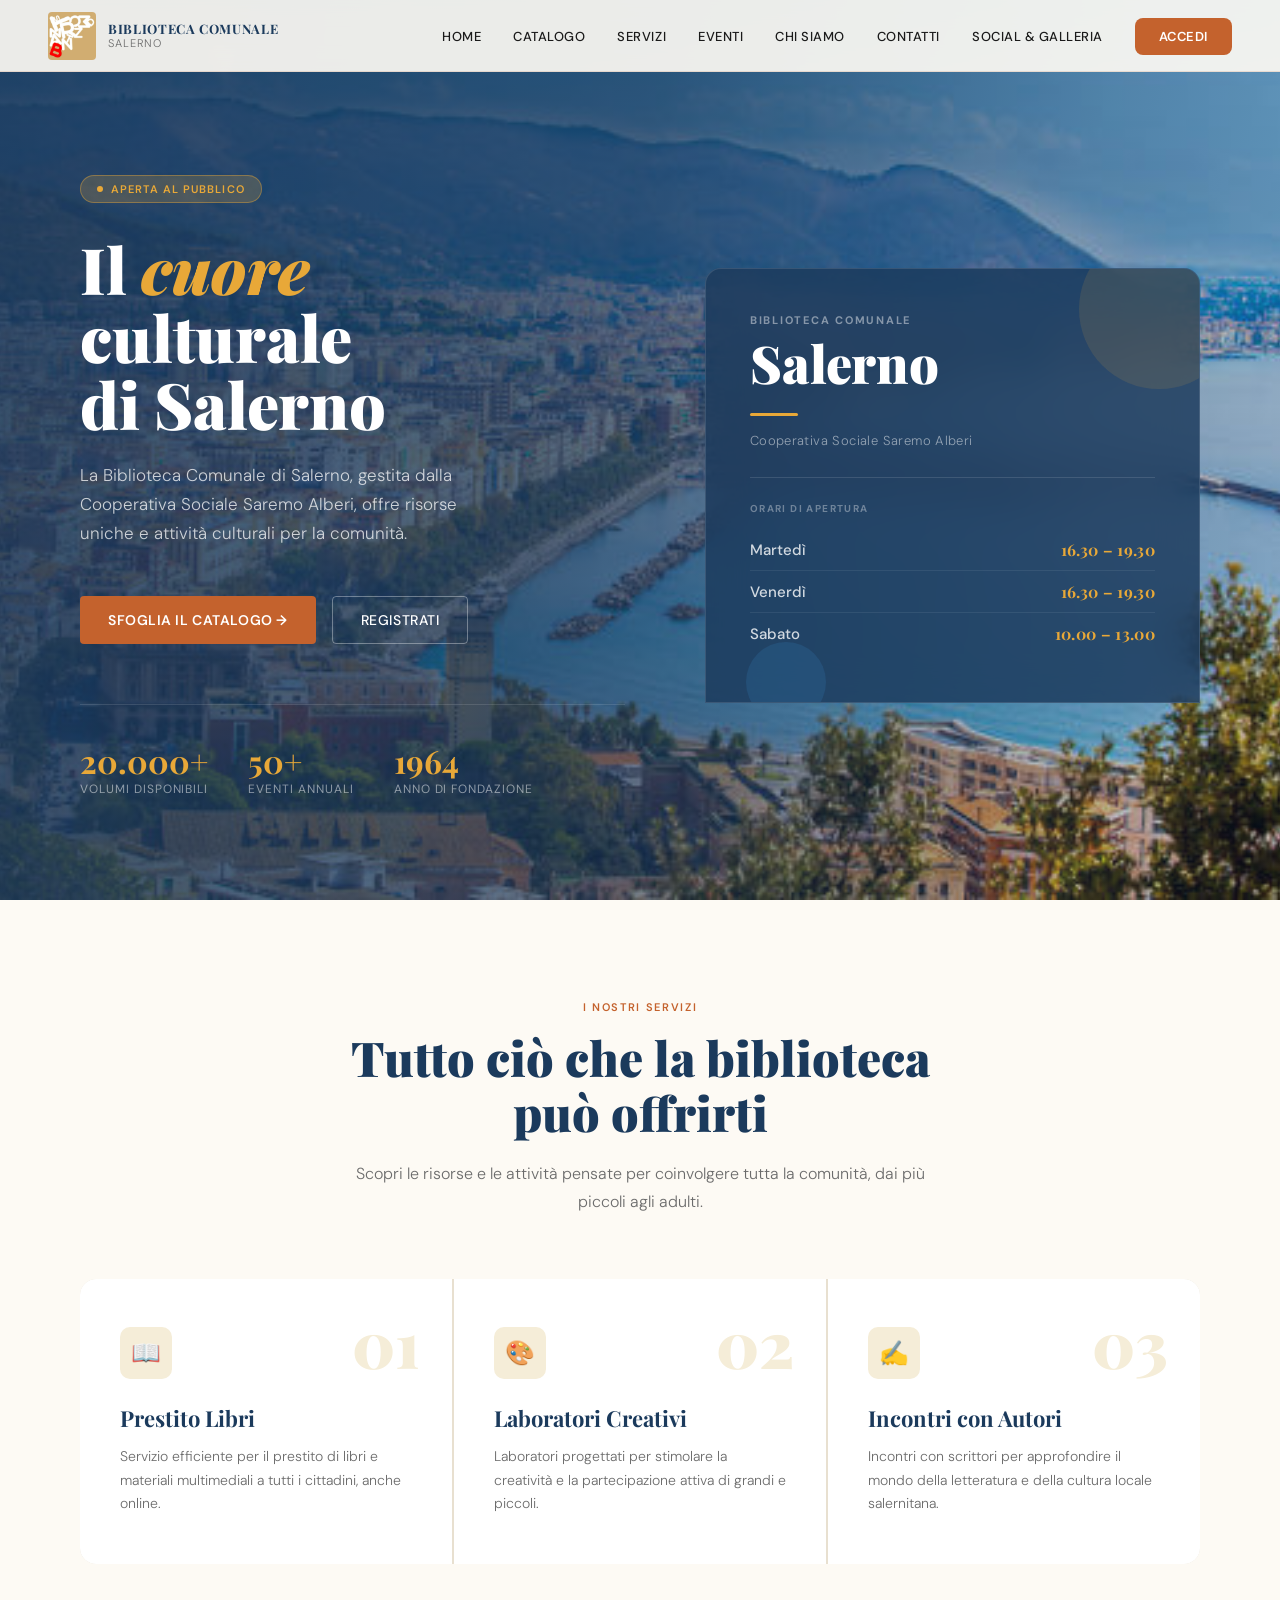
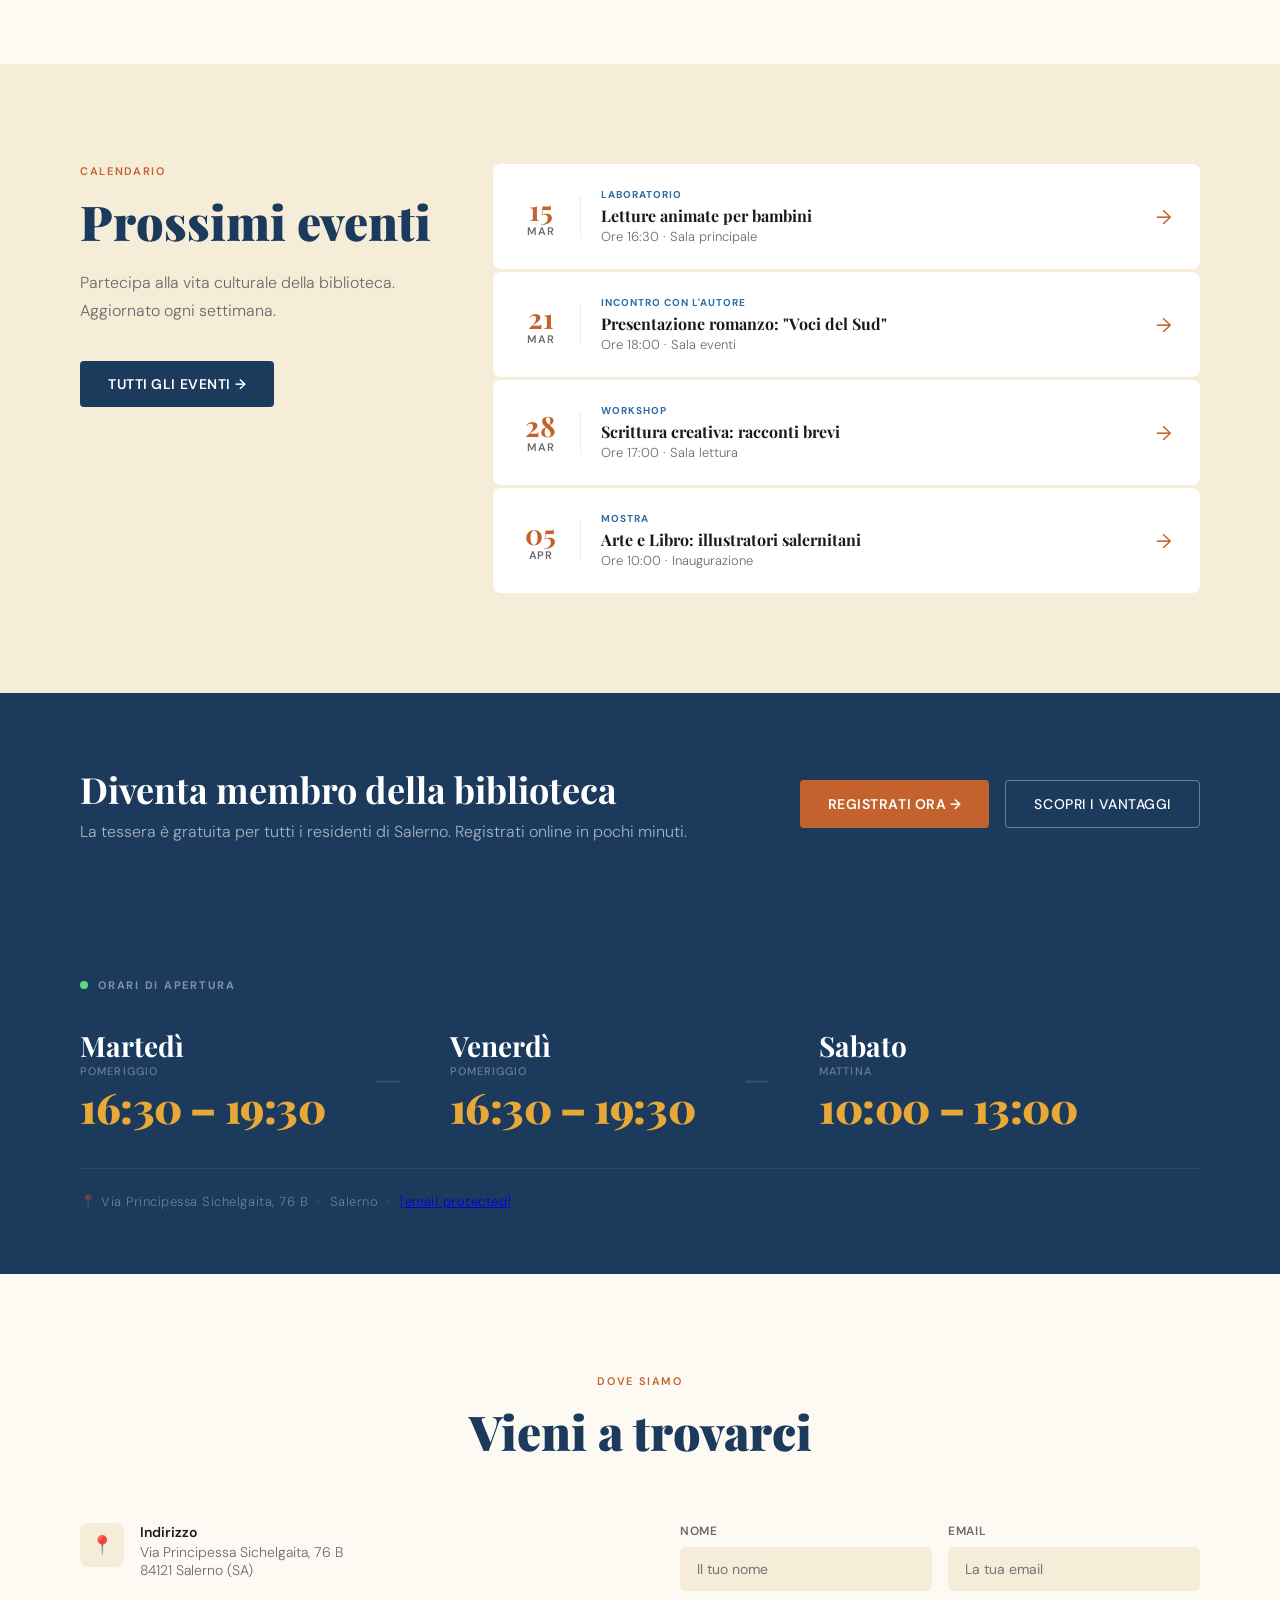
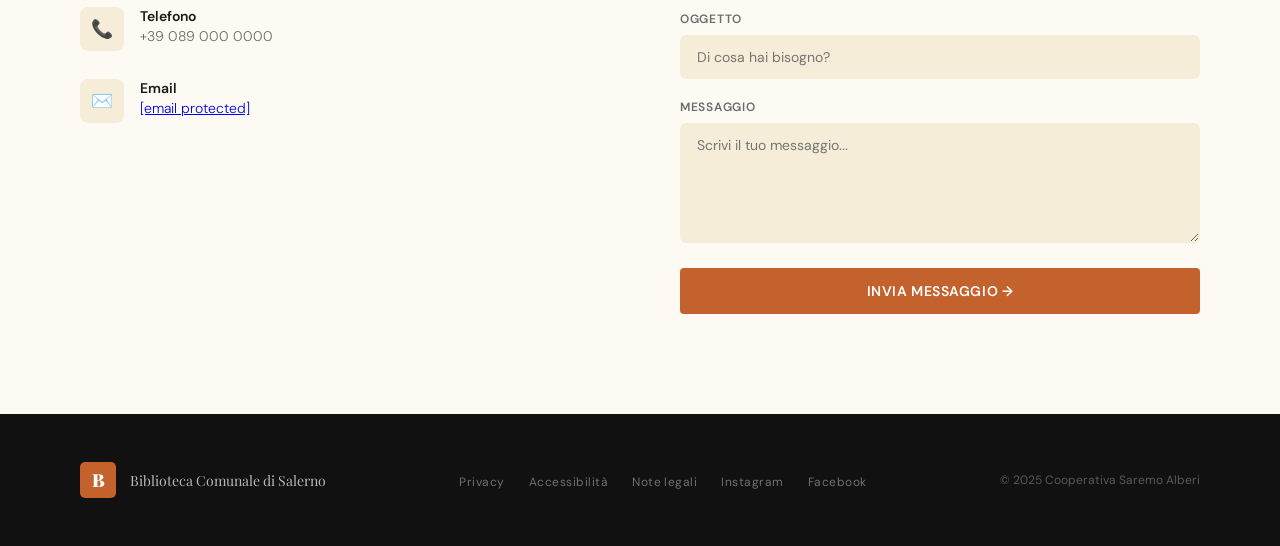
<file: index.html>
<!DOCTYPE html>
<html lang="it">
<head>
  <meta charset="UTF-8" />
  <meta name="viewport" content="width=device-width, initial-scale=1.0" />
  <title>Biblioteca Comunale Salerno</title>
  <link href="https://fonts.googleapis.com/css2?family=Playfair+Display:ital,wght@0,400;0,700;0,900;1,400&family=DM+Sans:wght@300;400;500;600&display=swap" rel="stylesheet">
  <link rel="stylesheet" href="style.css" />
  
</head>
<body>

<!-- NAV -->
<nav>
  <a class="nav-logo" href="#">
    <div class="nav-logo-icon">
      <img src="Logo.png" alt="Logo Biblioteca">
    </div>
    <div class="nav-logo-text">
      <span>Biblioteca Comunale</span>
      <span>Salerno</span>
    </div>
  </a>
  <ul class="nav-links">
    <li><a href="index.html">Home</a></li>
    <li><a href="catalogo.html">Catalogo</a></li>
    <li><a href="servizi.html">Servizi</a></li>
    <li><a href="eventi.html">Eventi</a></li>
    <li><a href="chisiamo.html">Chi Siamo</a></li>
    <li><a href="contatti.html">Contatti</a></li>
    <li><a href="social.html">Social & Galleria</a></li>
    <li><a href="#" class="nav-cta">Accedi</a></li>
  </ul>
</nav>

<!-- HERO -->
<section class="hero">
  <div class="hero-bg" style="background-image:url('[data-uri]');"></div>
  <div class="hero-content">
  <div class="hero-left">
    <div class="hero-badge animate-in">
      <span>Aperta al pubblico</span>
    </div>
    <h1 class="hero-title animate-in">
      Il <em>cuore</em><br>culturale<br>di Salerno
    </h1>
    <p class="hero-subtitle animate-in">
      La Biblioteca Comunale di Salerno, gestita dalla Cooperativa Sociale Saremo Alberi, offre risorse uniche e attività culturali per la comunità.
    </p>
    <div class="hero-actions animate-in">
      <a href="#" class="btn-primary">Sfoglia il Catalogo →</a>
      <a href="#" class="btn-secondary">Registrati</a>
    </div>
    <div class="hero-stats animate-in">
      <div class="stat-item">
        <div class="stat-number">20.000+</div>
        <div class="stat-label">Volumi disponibili</div>
      </div>
      <div class="stat-item">
        <div class="stat-number">50+</div>
        <div class="stat-label">Eventi annuali</div>
      </div>
      <div class="stat-item">
        <div class="stat-number">1964</div>
        <div class="stat-label">Anno di fondazione</div>
      </div>
    </div>
  </div>

  <div class="hero-right">
    <div class="hero-decoration"></div>
    <div class="hero-decoration-2"></div>

    <!-- Blocco blu geometrico -->
    <div class="hero-blue-block animate-in">
      <div class="hero-blue-inner">
        <span class="hero-blue-label">Biblioteca Comunale</span>
        <p class="hero-blue-city">Salerno</p>
        <div class="hero-blue-line"></div>
        <p class="hero-blue-sub">Cooperativa Sociale Saremo Alberi</p>

        <div class="hero-orari-table">
          <div class="hot-header">Orari di apertura</div>
          <div class="hot-row">
            <span class="hot-giorno">Martedì</span>
            <span class="hot-ora">16.30 – 19.30</span>
          </div>
          <div class="hot-row">
            <span class="hot-giorno">Venerdì</span>
            <span class="hot-ora">16.30 – 19.30</span>
          </div>
          <div class="hot-row">
            <span class="hot-giorno">Sabato</span>
            <span class="hot-ora">10.00 – 13.00</span>
          </div>
        </div>
      </div>
    </div>
</section>

<!-- SERVIZI -->
<section class="section-servizi">
  <div class="section-header">
    <span class="section-tag">I nostri servizi</span>
    <h2 class="section-title">Tutto ciò che la biblioteca può offrirti</h2>
    <p class="section-desc">Scopri le risorse e le attività pensate per coinvolgere tutta la comunità, dai più piccoli agli adulti.</p>
  </div>

  <div class="servizi-grid">
    <div class="servizio-card">
      <span class="servizio-numero">01</span>
      <div class="servizio-icon">📖</div>
      <h3 class="servizio-title">Prestito Libri</h3>
      <p class="servizio-desc">Servizio efficiente per il prestito di libri e materiali multimediali a tutti i cittadini, anche online.</p>
    </div>
    <div class="servizio-card">
      <span class="servizio-numero">02</span>
      <div class="servizio-icon">🎨</div>
      <h3 class="servizio-title">Laboratori Creativi</h3>
      <p class="servizio-desc">Laboratori progettati per stimolare la creatività e la partecipazione attiva di grandi e piccoli.</p>
    </div>
    <div class="servizio-card">
      <span class="servizio-numero">03</span>
      <div class="servizio-icon">✍️</div>
      <h3 class="servizio-title">Incontri con Autori</h3>
      <p class="servizio-desc">Incontri con scrittori per approfondire il mondo della letteratura e della cultura locale salernitana.</p>
    </div>
  </div>
</section>

<!-- EVENTI -->
<section class="section-eventi">
  <div class="eventi-layout">
    <div class="eventi-intro">
      <span class="section-tag">Calendario</span>
      <h2 class="section-title">Prossimi eventi</h2>
      <p class="section-desc">Partecipa alla vita culturale della biblioteca. Aggiornato ogni settimana.</p>
      <br>
      <a href="#" class="btn-primary" style="margin-top: 16px; background: var(--blu-mare);">Tutti gli eventi →</a>
    </div>

    <div class="eventi-list">
      <div class="evento-item">
        <div class="evento-data">
          <div class="giorno">15</div>
          <div class="mese">Mar</div>
        </div>
        <div class="evento-info">
          <div class="tipo">Laboratorio</div>
          <div class="titolo">Letture animate per bambini</div>
          <div class="orario">Ore 16:30 · Sala principale</div>
        </div>
        <div class="evento-arrow">→</div>
      </div>

      <div class="evento-item">
        <div class="evento-data">
          <div class="giorno">21</div>
          <div class="mese">Mar</div>
        </div>
        <div class="evento-info">
          <div class="tipo">Incontro con l'autore</div>
          <div class="titolo">Presentazione romanzo: "Voci del Sud"</div>
          <div class="orario">Ore 18:00 · Sala eventi</div>
        </div>
        <div class="evento-arrow">→</div>
      </div>

      <div class="evento-item">
        <div class="evento-data">
          <div class="giorno">28</div>
          <div class="mese">Mar</div>
        </div>
        <div class="evento-info">
          <div class="tipo">Workshop</div>
          <div class="titolo">Scrittura creativa: racconti brevi</div>
          <div class="orario">Ore 17:00 · Sala lettura</div>
        </div>
        <div class="evento-arrow">→</div>
      </div>

      <div class="evento-item">
        <div class="evento-data">
          <div class="giorno">05</div>
          <div class="mese">Apr</div>
        </div>
        <div class="evento-info">
          <div class="tipo">Mostra</div>
          <div class="titolo">Arte e Libro: illustratori salernitani</div>
          <div class="orario">Ore 10:00 · Inaugurazione</div>
        </div>
        <div class="evento-arrow">→</div>
      </div>
    </div>
  </div>
</section>

<!-- CTA -->
<div class="cta-strip">
  <div class="cta-text">
    <h2>Diventa membro della biblioteca</h2>
    <p>La tessera è gratuita per tutti i residenti di Salerno. Registrati online in pochi minuti.</p>
  </div>
  <div class="cta-actions">
    <a href="#" class="btn-primary">Registrati ora →</a>
    <a href="#" class="btn-secondary">Scopri i vantaggi</a>
  </div>
</div>

<!-- ORARI -->
<section class="section-orari">
  <div class="orari-section-inner">
    <div class="orari-section-label">
      <div class="orari-dot-live"></div>
      <span>Orari di apertura</span>
    </div>
    <div class="orari-section-giorni">
      <div class="orario-giorno-card">
        <div class="og-giorno">Martedì</div>
        <div class="og-fascia">Pomeriggio</div>
        <div class="og-ora">16:30 – 19:30</div>
      </div>
      <div class="og-separator">—</div>
      <div class="orario-giorno-card">
        <div class="og-giorno">Venerdì</div>
        <div class="og-fascia">Pomeriggio</div>
        <div class="og-ora">16:30 – 19:30</div>
      </div>
      <div class="og-separator">—</div>
      <div class="orario-giorno-card">
        <div class="og-giorno">Sabato</div>
        <div class="og-fascia">Mattina</div>
        <div class="og-ora">10:00 – 13:00</div>
      </div>
    </div>
    <div class="orari-section-address">
      📍 Via Principessa Sichelgaita, 76 B &nbsp;·&nbsp; Salerno &nbsp;·&nbsp; <a href="/cdn-cgi/l/email-protection" class="__cf_email__" data-cfemail="462f28202906242f242a2f293223252725292b3328272a2335272a23342829682f32">[email&#160;protected]</a>
    </div>
  </div>
</section>

<!-- CONTATTI -->
<section class="section-contatti">
  <div class="section-header">
    <span class="section-tag">Dove siamo</span>
    <h2 class="section-title">Vieni a trovarci</h2>
  </div>

  <div class="contatti-grid">
    <div class="contatto-info">
      <div class="info-item">
        <div class="info-icon">📍</div>
        <div class="info-content">
          <h4>Indirizzo</h4>
          <p>Via Principessa Sichelgaita, 76 B<br>84121 Salerno (SA)</p>
        </div>
      </div>
      <div class="info-item">
        <div class="info-icon">📞</div>
        <div class="info-content">
          <h4>Telefono</h4>
          <p>+39 089 000 0000</p>
        </div>
      </div>
      <div class="info-item">
        <div class="info-icon">✉️</div>
        <div class="info-content">
          <h4>Email</h4>
          <p><a href="/cdn-cgi/l/email-protection" class="__cf_email__" data-cfemail="056c6b636a45676c67696c6a71606664666a68706b64696076646960776b6a2b6c71">[email&#160;protected]</a></p>
        </div>
      </div>
    </div>

    <div class="contatto-form">
      <div class="form-row">
        <div class="form-group">
          <label>Nome</label>
          <input type="text" placeholder="Il tuo nome" />
        </div>
        <div class="form-group">
          <label>Email</label>
          <input type="email" placeholder="La tua email" />
        </div>
      </div>
      <div class="form-group">
        <label>Oggetto</label>
        <input type="text" placeholder="Di cosa hai bisogno?" />
      </div>
      <div class="form-group">
        <label>Messaggio</label>
        <textarea placeholder="Scrivi il tuo messaggio..."></textarea>
      </div>
      <button class="btn-primary" style="background: var(--terracotta); width: 100%; justify-content: center;">
        Invia messaggio →
      </button>
    </div>
  </div>
</section>

<!-- FOOTER -->
<footer>
  <div class="footer-left">
    <div class="footer-icon">B</div>
    <span class="footer-name">Biblioteca Comunale di Salerno</span>
  </div>
  <ul class="footer-links">
    <li><a href="#">Privacy</a></li>
    <li><a href="#">Accessibilità</a></li>
    <li><a href="#">Note legali</a></li>
    <li><a href="#">Instagram</a></li>
    <li><a href="#">Facebook</a></li>
  </ul>
  <span class="footer-copy">© 2025 Cooperativa Saremo Alberi</span>
</footer>

<script>
  // ── Scroll Reveal ──
  const revealEls = document.querySelectorAll(
    '.section-servizi .section-header, .servizio-card, ' +
    '.section-eventi .eventi-intro, .evento-item, ' +
    '.cta-strip, .section-orari .orari-section-inner, ' +
    '.orario-giorno-card, .section-contatti .section-header, ' +
    '.contatto-info, .contatto-form'
  );

  revealEls.forEach((el, i) => {
    el.classList.add('reveal');
    const mod = i % 5;
    if (mod > 0) el.classList.add(`reveal-delay-${mod}`);
  });

  const observer = new IntersectionObserver((entries) => {
    entries.forEach(entry => {
      if (entry.isIntersecting) {
        entry.target.classList.add('visible');
        observer.unobserve(entry.target);
      }
    });
  }, { threshold: 0.12 });

  revealEls.forEach(el => observer.observe(el));

  // ── Hover lift on cards/buttons ──
  document.querySelectorAll('.servizio-card, .evento-item, .btn-primary, .btn-secondary').forEach(el => {
    el.classList.add('lift');
  });
</script>

</body>
</html>
</file>
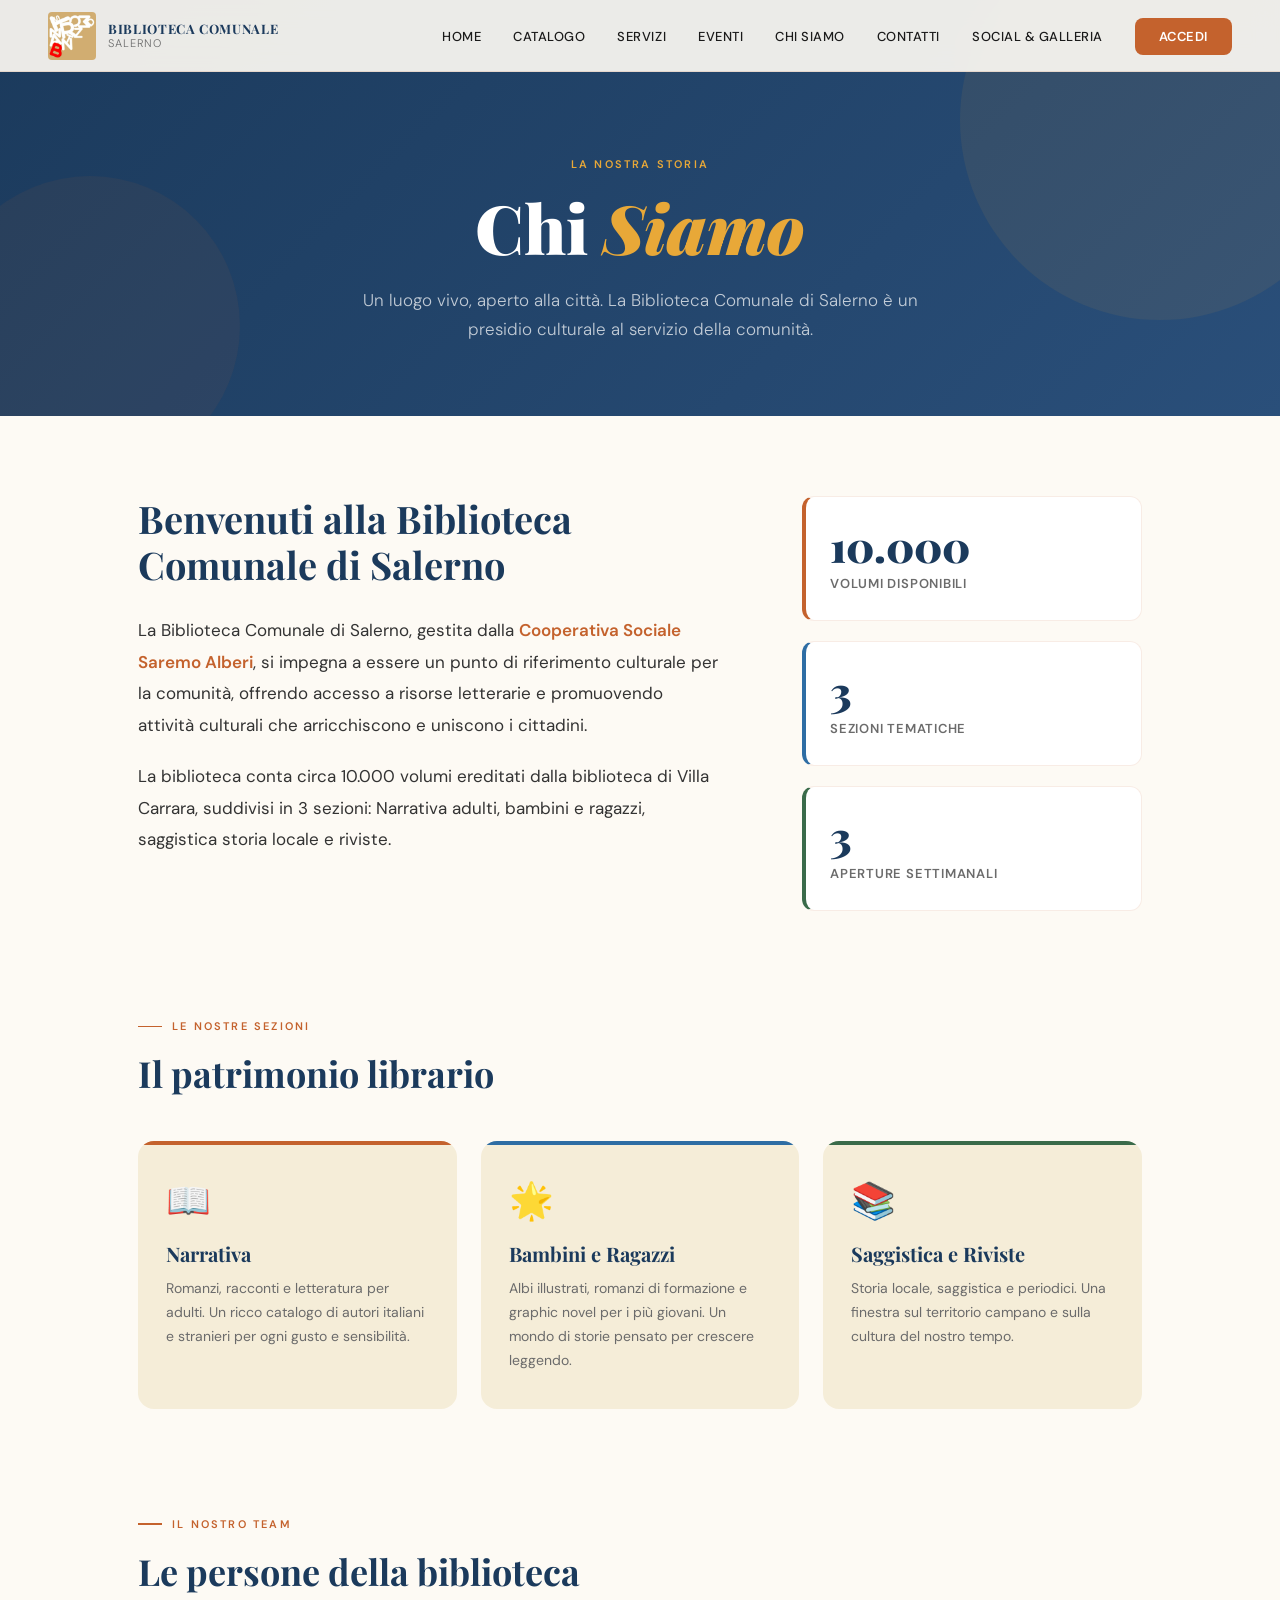
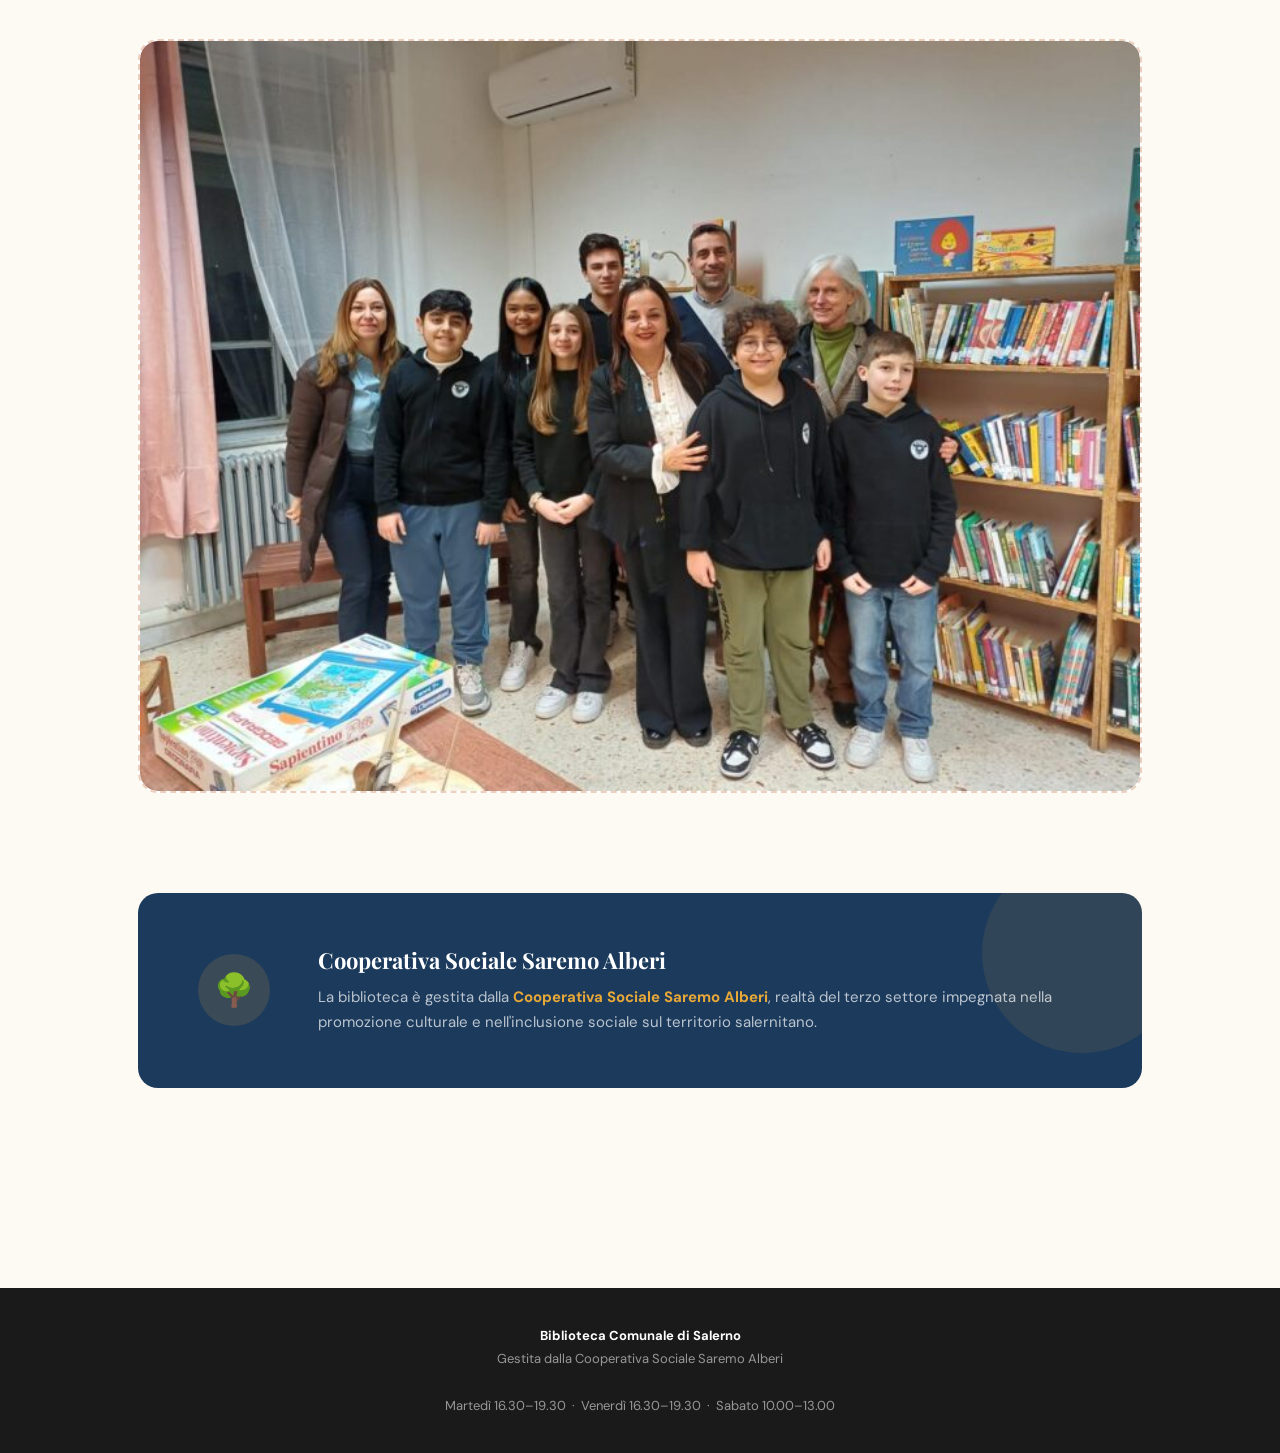
<file: chisiamo.html>
<!DOCTYPE html>
<html lang="it">
<head>
  <meta charset="UTF-8" />
  <meta name="viewport" content="width=device-width, initial-scale=1.0" />
  <title>Chi Siamo — Biblioteca Comunale Salerno</title>
  <link href="https://fonts.googleapis.com/css2?family=Playfair+Display:ital,wght@0,400;0,700;0,900;1,400&family=DM+Sans:wght@300;400;500;600&display=swap" rel="stylesheet">
  <style>
    *, *::before, *::after { box-sizing: border-box; margin: 0; padding: 0; }

    :root {
      --blu-mare: #1B3A5C;
      --blu-cielo: #2E6DA4;
      --terracotta: #C4622D;
      --oro-sole: #E8A838;
      --sabbia: #F5EDD8;
      --bianco: #FDFAF4;
      --grigio-scuro: #1A1A1A;
      --grigio-medio: #6B6B6B;
      --verde-patio: #3A6B4A;
    }

    html { scroll-behavior: smooth; }

    body {
      font-family: 'DM Sans', sans-serif;
      background: var(--bianco);
      color: var(--grigio-scuro);
      overflow-x: hidden;
    }
/* ── NAV ── */
    nav {
      position: fixed;
      top: 0; left: 0; right: 0;
      z-index: 100;
      display: flex;
      align-items: center;
      justify-content: space-between;
      padding: 0 48px;
      height: 72px;
      background: rgba(253, 250, 244, 0.92);
      backdrop-filter: blur(12px);
      border-bottom: 1px solid rgba(196, 98, 45, 0.15);
    }

    .nav-logo {
      display: flex;
      align-items: center;
      gap: 12px;
      text-decoration: none;
    }

    .nav-logo-icon {
      height: 48px; /* Un po' più alto di prima, si incastra perfetto nella barra */
      width: auto; /* Lasciamo che la larghezza si adatti alla tua foto */
      display: flex;
      align-items: center;
      justify-content: center;
    }

    .nav-logo-icon img {
      height: 100%;
      width: auto; /* Mantiene le proporzioni originali del tuo logo */
      object-fit: contain; 
      border-radius: 4px; /* Opzionale: smussa leggermente gli angoli della foto */
    }
    
    .nav-logo-text {
      display: flex;
      flex-direction: column;
      line-height: 1.1;
    }

    .nav-logo-text span:first-child {
      font-family: 'Playfair Display', serif;
      font-weight: 700;
      font-size: 13px;
      color: var(--blu-mare);
      letter-spacing: 0.05em;
      text-transform: uppercase;
    }

    .nav-logo-text span:last-child {
      font-size: 11px;
      color: var(--grigio-medio);
      font-weight: 300;
      letter-spacing: 0.08em;
      text-transform: uppercase;
    }

    .nav-links {
      display: flex;
      align-items: center;
      gap: 32px;
      list-style: none;
    }

    .nav-links a {
      font-size: 13px;
      font-weight: 500;
      color: var(--grigio-scuro);
      text-decoration: none;
      letter-spacing: 0.04em;
      text-transform: uppercase;
      position: relative;
      padding-bottom: 2px;
    }

    .nav-links a::after {
      content: '';
      position: absolute;
      bottom: -2px; left: 0;
      width: 0; height: 1.5px;
      background: var(--terracotta);
      transition: width 0.3s ease;
    }

    .nav-links a:hover::after { width: 100%; }

    .nav-cta {
      background: var(--terracotta);
      color: white !important;
      padding: 8px 20px;
      border-radius: 4px;
      font-weight: 600 !important;
    }

    /* Bottone Accedi */
    .nav-links .nav-cta {
      background: var(--terracotta);
      color: white;
      padding: 10px 24px;
      border-radius: 8px;
      font-weight: 700;
      transition: background 0.3s ease;
    }

    .nav-cta::after { display: none !important; }
    .nav-cta:hover { background: #a8501f !important; }

    /* ── PAGE HEADER ── */
    .page-header {
      padding-top: 72px;
      background: linear-gradient(135deg, var(--blu-mare) 0%, #2a4f7a 100%);
      position: relative;
      overflow: hidden;
    }

    .page-header::before {
      content: '';
      position: absolute;
      top: -80px; right: -80px;
      width: 400px; height: 400px;
      border-radius: 50%;
      background: rgba(232, 168, 56, 0.08);
      pointer-events: none;
    }

    .page-header::after {
      content: '';
      position: absolute;
      bottom: -60px; left: -60px;
      width: 300px; height: 300px;
      border-radius: 50%;
      background: rgba(196, 98, 45, 0.07);
      pointer-events: none;
    }

    .page-header-inner {
      max-width: 900px;
      margin: 0 auto;
      padding: 80px 48px 72px;
      position: relative;
      z-index: 2;
      text-align: center;
    }

    .page-header-eyebrow {
      display: inline-block;
      font-size: 11px;
      font-weight: 600;
      letter-spacing: 0.2em;
      text-transform: uppercase;
      color: var(--oro-sole);
      margin-bottom: 20px;
    }

    .page-header h1 {
      font-family: 'Playfair Display', serif;
      font-size: clamp(42px, 6vw, 68px);
      font-weight: 900;
      color: white;
      line-height: 1.05;
      margin-bottom: 24px;
    }

    .page-header h1 em {
      font-style: italic;
      color: var(--oro-sole);
    }

    .page-header-desc {
      font-size: 17px;
      color: rgba(255,255,255,0.72);
      line-height: 1.7;
      max-width: 600px;
      margin: 0 auto;
      font-weight: 300;
    }

    /* ── MAIN CONTENT ── */
    main {
      max-width: 1100px;
      margin: 0 auto;
      padding: 80px 48px 100px;
    }

    /* ── INTRO SECTION ── */
    .intro-section {
      display: grid;
      grid-template-columns: 1fr 340px;
      gap: 80px;
      align-items: start;
      margin-bottom: 100px;
    }

    .intro-text h2 {
      font-family: 'Playfair Display', serif;
      font-size: 38px;
      font-weight: 700;
      color: var(--blu-mare);
      line-height: 1.2;
      margin-bottom: 28px;
    }

    .intro-text p {
      font-size: 17px;
      line-height: 1.85;
      color: #333;
      margin-bottom: 20px;
    }

    .intro-text p strong {
      color: var(--terracotta);
      font-weight: 600;
    }

    .intro-text p:last-child {
      margin-bottom: 0;
    }

    /* ── STAT SIDEBAR ── */
    .stat-sidebar {
      display: flex;
      flex-direction: column;
      gap: 20px;
      position: sticky;
      top: 100px;
    }

    .stat-card {
      background: white;
      border: 1px solid rgba(196, 98, 45, 0.12);
      border-radius: 12px;
      padding: 28px 24px;
      border-left: 4px solid var(--terracotta);
      transition: transform 0.3s ease, box-shadow 0.3s ease;
    }

    .stat-card:nth-child(2) { border-left-color: var(--blu-cielo); }
    .stat-card:nth-child(3) { border-left-color: var(--verde-patio); }

    .stat-card:hover {
      transform: translateY(-4px);
      box-shadow: 0 12px 40px rgba(0,0,0,0.08);
    }

    .stat-number {
      font-family: 'Playfair Display', serif;
      font-size: 42px;
      font-weight: 900;
      color: var(--blu-mare);
      line-height: 1;
      margin-bottom: 8px;
    }

    .stat-label {
      font-size: 13px;
      font-weight: 600;
      letter-spacing: 0.06em;
      text-transform: uppercase;
      color: var(--grigio-medio);
    }

    /* ── SEZIONI LIBRARY ── */
    .sezioni-section {
      margin-bottom: 100px;
    }

    .section-label {
      display: inline-flex;
      align-items: center;
      gap: 10px;
      font-size: 11px;
      font-weight: 600;
      letter-spacing: 0.2em;
      text-transform: uppercase;
      color: var(--terracotta);
      margin-bottom: 16px;
    }

    .section-label::before {
      content: '';
      width: 24px; height: 1.5px;
      background: var(--terracotta);
    }

    .sezioni-section h2 {
      font-family: 'Playfair Display', serif;
      font-size: 36px;
      font-weight: 700;
      color: var(--blu-mare);
      margin-bottom: 44px;
    }

    .sezioni-grid {
      display: grid;
      grid-template-columns: repeat(3, 1fr);
      gap: 24px;
    }

    .sezione-card {
      background: var(--sabbia);
      border-radius: 16px;
      padding: 36px 28px;
      transition: transform 0.3s ease, box-shadow 0.3s ease;
      position: relative;
      overflow: hidden;
    }

    .sezione-card::before {
      content: '';
      position: absolute;
      top: 0; left: 0; right: 0;
      height: 4px;
    }

    .sezione-card:nth-child(1)::before { background: var(--terracotta); }
    .sezione-card:nth-child(2)::before { background: var(--blu-cielo); }
    .sezione-card:nth-child(3)::before { background: var(--verde-patio); }

    .sezione-card:hover {
      transform: translateY(-6px);
      box-shadow: 0 20px 50px rgba(0,0,0,0.10);
    }

    .sezione-icon {
      font-size: 36px;
      margin-bottom: 16px;
    }

    .sezione-card h3 {
      font-family: 'Playfair Display', serif;
      font-size: 20px;
      font-weight: 700;
      color: var(--blu-mare);
      margin-bottom: 10px;
    }

    .sezione-card p {
      font-size: 14px;
      color: var(--grigio-medio);
      line-height: 1.7;
    }

    /* ── FOTO DI GRUPPO ── */
    .foto-section {
      margin-bottom: 100px;
    }

    .foto-section h2 {
      font-family: 'Playfair Display', serif;
      font-size: 36px;
      font-weight: 700;
      color: var(--blu-mare);
      margin-bottom: 44px;
    }

    .foto-wrapper {
      background: white;
      border-radius: 20px;
      border: 2px dashed rgba(196, 98, 45, 0.30);
      overflow: hidden;
      position: relative;
      min-height: 480px;
      display: flex;
      align-items: center;
      justify-content: center;
      transition: border-color 0.3s ease, background 0.3s ease;
      cursor: pointer;
    }

    .foto-wrapper:hover {
      border-color: var(--terracotta);
      background: rgba(245, 237, 216, 0.3);
    }

    /* Quando contiene un'immagine reale, nascondi il placeholder */
    .foto-wrapper.has-photo .foto-placeholder { display: none; }
    .foto-wrapper.has-photo img.foto-reale { display: block; }

    img.foto-reale {
      display: none;
      width: 100%;
      height: 100%;
      object-fit: cover;
      border-radius: 18px;
    }

    .foto-placeholder {
      display: flex;
      flex-direction: column;
      align-items: center;
      justify-content: center;
      gap: 20px;
      text-align: center;
      padding: 60px;
    }

    .foto-placeholder-icon {
      width: 80px; height: 80px;
      background: var(--sabbia);
      border-radius: 50%;
      display: flex;
      align-items: center;
      justify-content: center;
      font-size: 32px;
    }

    .foto-placeholder h3 {
      font-family: 'Playfair Display', serif;
      font-size: 22px;
      font-weight: 700;
      color: var(--blu-mare);
    }

    .foto-placeholder p {
      font-size: 15px;
      color: var(--grigio-medio);
      max-width: 340px;
      line-height: 1.6;
    }

    .foto-upload-btn {
      display: inline-flex;
      align-items: center;
      gap: 8px;
      background: var(--terracotta);
      color: white;
      font-size: 14px;
      font-weight: 600;
      letter-spacing: 0.04em;
      padding: 12px 28px;
      border-radius: 6px;
      border: none;
      cursor: pointer;
      transition: background 0.2s ease, transform 0.2s ease;
      text-transform: uppercase;
    }

    .foto-upload-btn:hover {
      background: #a8501f;
      transform: translateY(-2px);
    }

    #fileInput { display: none; }

    /* ── COOPERATIVA STRIP ── */
    .coop-strip {
      background: var(--blu-mare);
      border-radius: 20px;
      padding: 52px 60px;
      display: flex;
      align-items: center;
      gap: 48px;
      margin-bottom: 100px;
      position: relative;
      overflow: hidden;
    }

    .coop-strip::before {
      content: '';
      position: absolute;
      top: -40px; right: -40px;
      width: 200px; height: 200px;
      border-radius: 50%;
      background: rgba(232, 168, 56, 0.10);
    }

    .coop-strip-icon {
      flex-shrink: 0;
      width: 72px; height: 72px;
      background: rgba(232, 168, 56, 0.15);
      border-radius: 50%;
      display: flex;
      align-items: center;
      justify-content: center;
      font-size: 32px;
      position: relative;
      z-index: 2;
    }

    .coop-strip-text {
      flex: 1;
      position: relative;
      z-index: 2;
    }

    .coop-strip-text h3 {
      font-family: 'Playfair Display', serif;
      font-size: 22px;
      font-weight: 700;
      color: white;
      margin-bottom: 10px;
    }

    .coop-strip-text p {
      font-size: 15px;
      color: rgba(255,255,255,0.70);
      line-height: 1.7;
    }

    .coop-strip-text p strong {
      color: var(--oro-sole);
    }

    /* ── FOOTER ── */
    footer {
      background: var(--grigio-scuro);
      color: rgba(255,255,255,0.55);
      text-align: center;
      padding: 36px 48px;
      font-size: 13px;
      line-height: 1.8;
    }

    footer strong {
      color: white;
    }

    /* ── ANIMAZIONI SCROLL REVEAL ── */
    .reveal {
      opacity: 0;
      transform: translateY(28px);
      transition: opacity 0.7s ease, transform 0.7s ease;
    }

    .reveal.visible {
      opacity: 1;
      transform: translateY(0);
    }

    .reveal-delay-1 { transition-delay: 0.1s; }
    .reveal-delay-2 { transition-delay: 0.2s; }
    .reveal-delay-3 { transition-delay: 0.3s; }

    /* ── RESPONSIVE ── */
    @media (max-width: 900px) {
      nav { padding: 0 24px; }
      .intro-section { grid-template-columns: 1fr; gap: 40px; }
      .stat-sidebar { position: static; flex-direction: row; flex-wrap: wrap; }
      .stat-card { flex: 1 1 140px; }
      .sezioni-grid { grid-template-columns: 1fr; }
      main { padding: 60px 24px 80px; }
      .page-header-inner { padding: 60px 24px 52px; }
      .coop-strip { flex-direction: column; gap: 24px; padding: 36px 28px; text-align: center; }
    }
  </style>
</head>
<body>

  <!-- NAV -->
  <nav>
    <a class="nav-logo" href="index.html">
      <div class="nav-logo-icon"> <img src="Logo.png" alt="Logo Biblioteca"> </div>
      <div class="nav-logo-text">
        <span>Biblioteca Comunale</span>
        <span>Salerno</span>
      </div>
    </a>
    <ul class="nav-links">
        <li><a href="index.html">Home</a></li>
      <li><a href="catalogo.html">Catalogo</a></li>
      <li><a href="servizi.html">Servizi</a></li>
      <li><a href="eventi.html">Eventi</a></li>
      <li><a href="chisiamo.html" class="active">Chi Siamo</a></li>
      <li><a href="contatti.html">Contatti</a></li>
      <li><a href="social.html">Social & Galleria</a></li>
      <li><a href="#" class="nav-cta">Accedi</a></li>
    </ul>
  </nav>

  <!-- PAGE HEADER -->
  <header class="page-header">
    <div class="page-header-inner">
      <span class="page-header-eyebrow">La nostra storia</span>
      <h1>Chi <em>Siamo</em></h1>
      <p class="page-header-desc">Un luogo vivo, aperto alla città. La Biblioteca Comunale di Salerno è un presidio culturale al servizio della comunità.</p>
    </div>
  </header>

  <!-- MAIN -->
  <main>

    <!-- INTRO + STATISTICHE -->
    <section class="intro-section">
      <div class="intro-text reveal">
        <h2>Benvenuti alla Biblioteca Comunale di Salerno</h2>
        <p>
          La Biblioteca Comunale di Salerno, gestita dalla <strong>Cooperativa Sociale Saremo Alberi</strong>, si impegna a essere un punto di riferimento culturale per la comunità, offrendo accesso a risorse letterarie e promuovendo attività culturali che arricchiscono e uniscono i cittadini.
        </p>
        <p>
          La biblioteca conta circa 10.000 volumi ereditati dalla biblioteca di Villa Carrara, suddivisi in 3 sezioni: Narrativa adulti, bambini e ragazzi, saggistica storia locale e riviste.
        </p>
      </div>

      <aside class="stat-sidebar">
        <div class="stat-card reveal reveal-delay-1">
          <div class="stat-number">10.000</div>
          <div class="stat-label">Volumi disponibili</div>
        </div>
        <div class="stat-card reveal reveal-delay-2">
          <div class="stat-number">3</div>
          <div class="stat-label">Sezioni tematiche</div>
        </div>
        <div class="stat-card reveal reveal-delay-3">
          <div class="stat-number">3</div>
          <div class="stat-label">Aperture settimanali</div>
        </div>
      </aside>
    </section>

    <!-- LE SEZIONI -->
    <section class="sezioni-section">
      <span class="section-label reveal">Le nostre sezioni</span>
      <h2 class="reveal">Il patrimonio librario</h2>
      <div class="sezioni-grid">
        <div class="sezione-card reveal reveal-delay-1">
          <div class="sezione-icon">📖</div>
          <h3>Narrativa</h3>
          <p>Romanzi, racconti e letteratura per adulti. Un ricco catalogo di autori italiani e stranieri per ogni gusto e sensibilità.</p>
        </div>
        <div class="sezione-card reveal reveal-delay-2">
          <div class="sezione-icon">🌟</div>
          <h3>Bambini e Ragazzi</h3>
          <p>Albi illustrati, romanzi di formazione e graphic novel per i più giovani. Un mondo di storie pensato per crescere leggendo.</p>
        </div>
        <div class="sezione-card reveal reveal-delay-3">
          <div class="sezione-icon">📚</div>
          <h3>Saggistica e Riviste</h3>
          <p>Storia locale, saggistica e periodici. Una finestra sul territorio campano e sulla cultura del nostro tempo.</p>
        </div>
      </div>
    </section>

    <!-- FOTO DI GRUPPO -->
<section class="foto-section">
    <span class="section-label reveal">Il nostro team</span>
    <h2 class="reveal">Le persone della biblioteca</h2>

    <div class="foto-wrapper reveal has-photo">
      
      <img class="foto-reale" src="Chisiamo.jpg" alt="Foto di gruppo del team della biblioteca" />
      
    </div>
  </section>

    <!-- COOPERATIVA -->
    <div class="coop-strip reveal">
      <div class="coop-strip-icon">🌳</div>
      <div class="coop-strip-text">
        <h3>Cooperativa Sociale Saremo Alberi</h3>
        <p>La biblioteca è gestita dalla <strong>Cooperativa Sociale Saremo Alberi</strong>, realtà del terzo settore impegnata nella promozione culturale e nell'inclusione sociale sul territorio salernitano.</p>
      </div>
    </div>

  </main>

  <!-- FOOTER -->
  <footer>
    <strong>Biblioteca Comunale di Salerno</strong><br>
    Gestita dalla Cooperativa Sociale Saremo Alberi<br><br>
    Martedì 16.30–19.30 &nbsp;·&nbsp; Venerdì 16.30–19.30 &nbsp;·&nbsp; Sabato 10.00–13.00
  </footer>

  <script>
    // Scroll reveal
    const reveals = document.querySelectorAll('.reveal');
    const observer = new IntersectionObserver((entries) => {
      entries.forEach(e => {
        if (e.isIntersecting) {
          e.target.classList.add('visible');
          observer.unobserve(e.target);
        }
      });
    }, { threshold: 0.12 });

    reveals.forEach(el => observer.observe(el));

    // Trigger immediato per elementi già visibili
    setTimeout(() => {
      reveals.forEach(el => {
        const rect = el.getBoundingClientRect();
        if (rect.top < window.innerHeight) {
          el.classList.add('visible');
          observer.unobserve(el);
        }
      });
    }, 100);

    // Upload foto di gruppo
    const fileInput = document.getElementById('fileInput');
    const fotoWrapper = document.getElementById('fotoWrapper');
    const fotoReale = document.getElementById('fotoReale');

    fileInput.addEventListener('change', (e) => {
      const file = e.target.files[0];
      if (!file) return;
      const reader = new FileReader();
      reader.onload = (ev) => {
        fotoReale.src = ev.target.result;
        fotoWrapper.classList.add('has-photo');
        fotoWrapper.style.cursor = 'default';
        fotoWrapper.onclick = null;
        fotoWrapper.style.border = '2px solid rgba(196,98,45,0.20)';
      };
      reader.readAsDataURL(file);
    });
  </script>

</body>
</html>
</file>
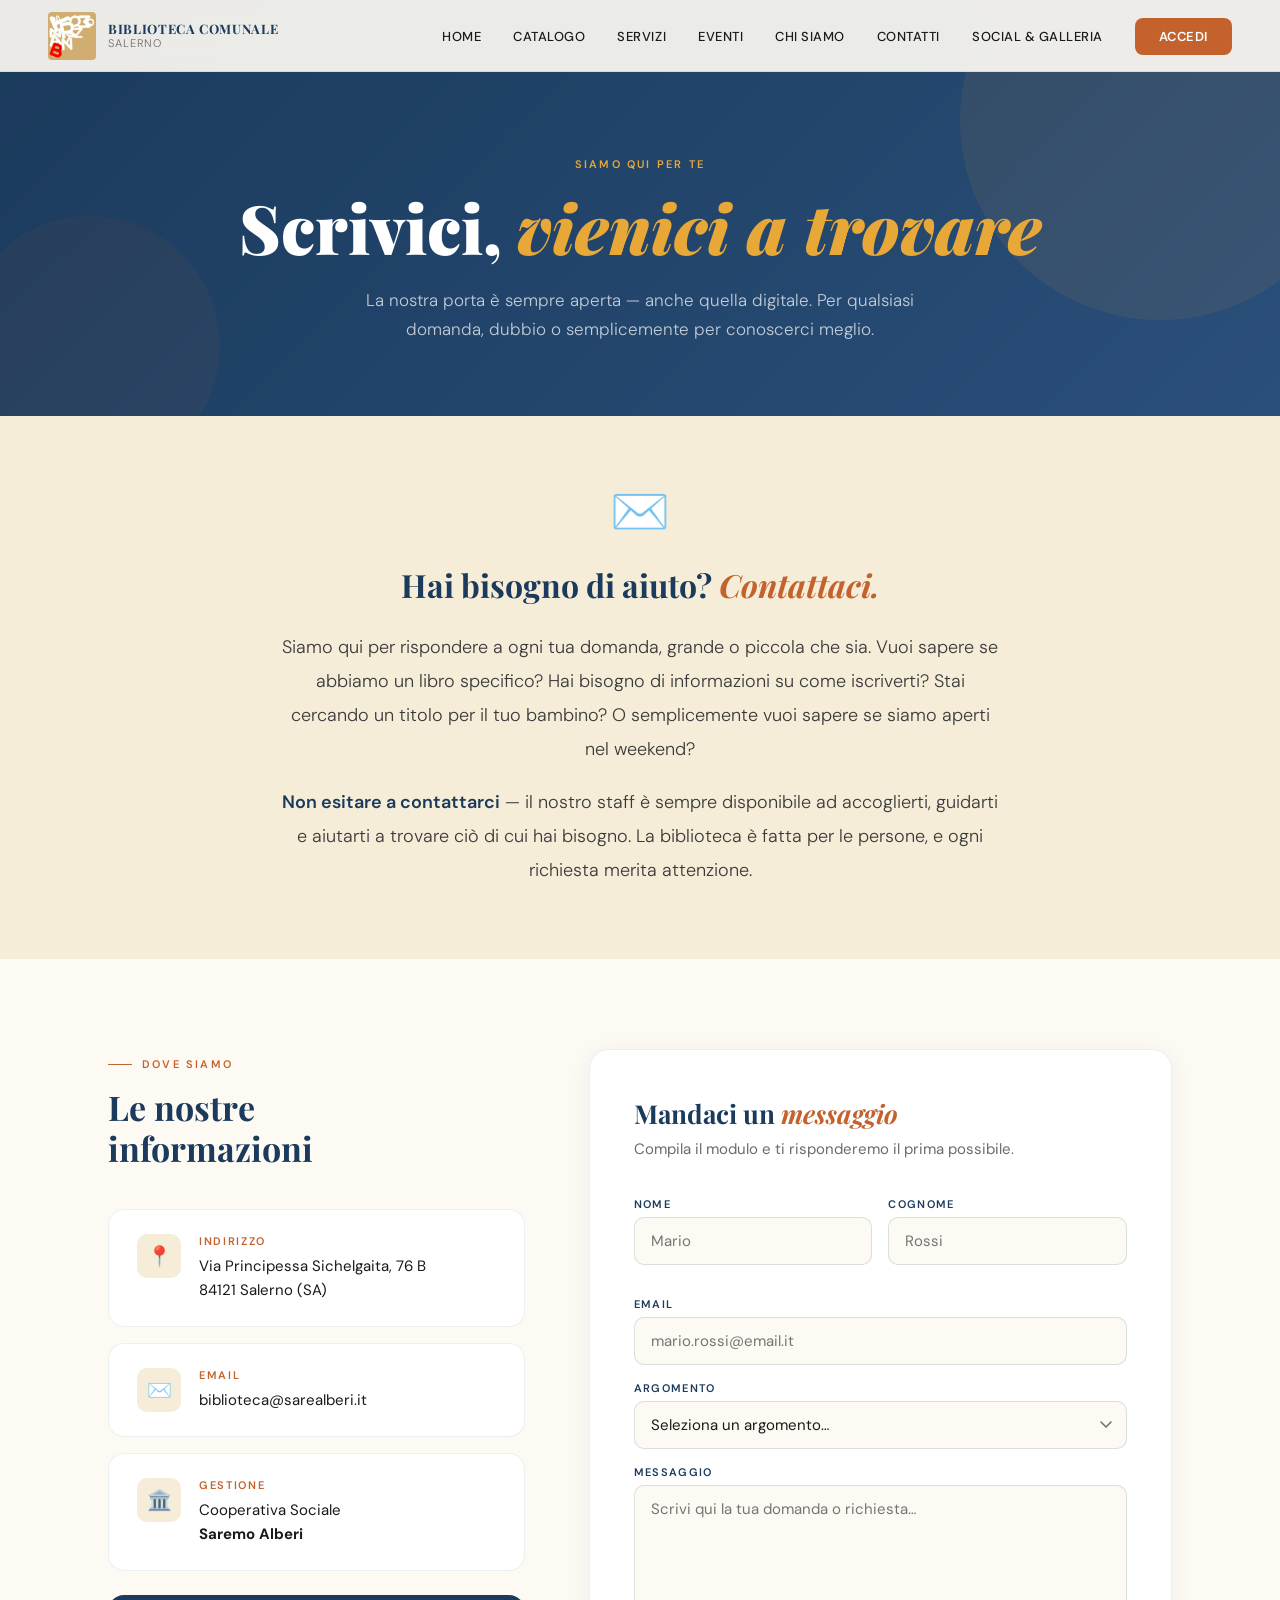
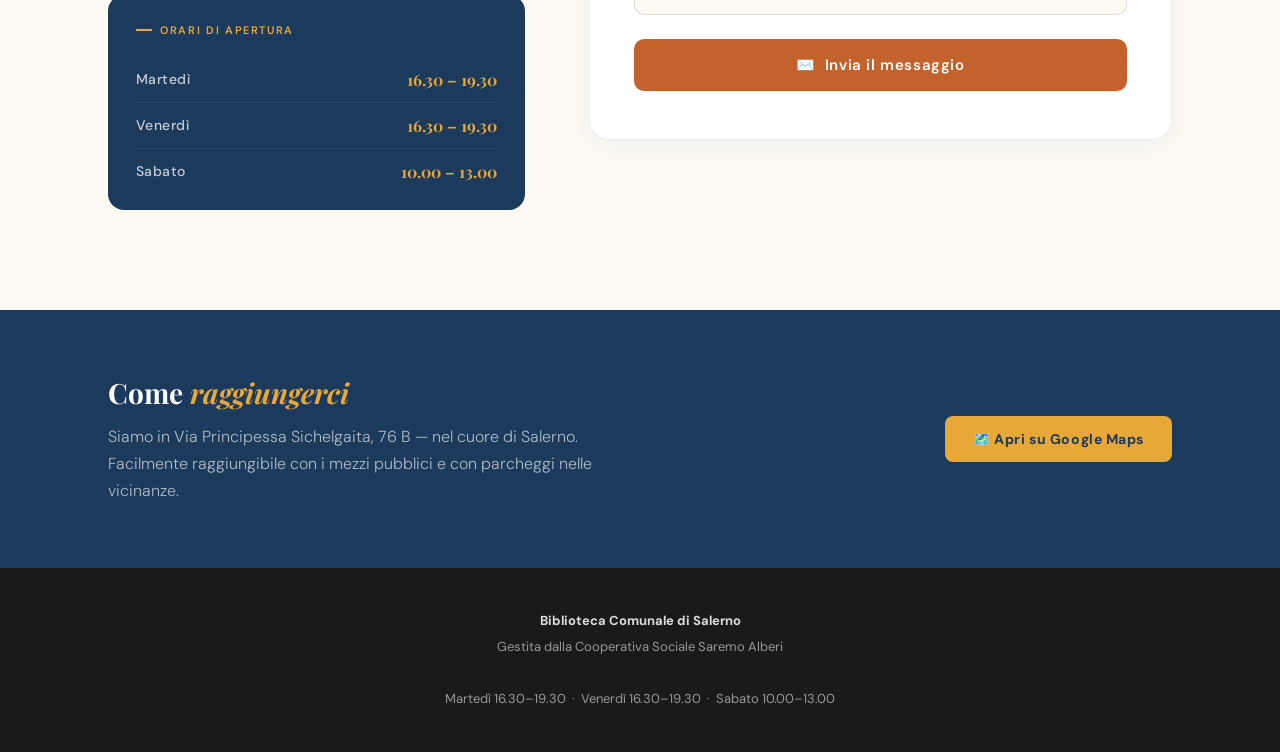
<file: contatti.html>
<!DOCTYPE html>
<html lang="it">
<head>
  <meta charset="UTF-8" />
  <meta name="viewport" content="width=device-width, initial-scale=1.0" />
  <title>Contatti — Biblioteca Comunale Salerno</title>
  <link href="https://fonts.googleapis.com/css2?family=Playfair+Display:ital,wght@0,400;0,700;0,900;1,400&family=DM+Sans:wght@300;400;500;600&display=swap" rel="stylesheet">
  <style>
    *, *::before, *::after { box-sizing: border-box; margin: 0; padding: 0; }
    :root {
      --blu-mare: #1B3A5C;
      --blu-cielo: #2E6DA4;
      --terracotta: #C4622D;
      --oro-sole: #E8A838;
      --sabbia: #F5EDD8;
      --bianco: #FDFAF4;
      --grigio-scuro: #1A1A1A;
      --grigio-medio: #6B6B6B;
      --verde-patio: #3A6B4A;
    }
    html { scroll-behavior: smooth; }
    body { font-family: 'DM Sans', sans-serif; background: var(--bianco); color: var(--grigio-scuro); overflow-x: hidden; }

    /* NAV */
    /* ── NAV ── */
    nav {
      position: fixed;
      top: 0; left: 0; right: 0;
      z-index: 100;
      display: flex;
      align-items: center;
      justify-content: space-between;
      padding: 0 48px;
      height: 72px;
      background: rgba(253, 250, 244, 0.92);
      backdrop-filter: blur(12px);
      border-bottom: 1px solid rgba(196, 98, 45, 0.15);
    }

    .nav-logo {
      display: flex;
      align-items: center;
      gap: 12px;
      text-decoration: none;
    }

    .nav-logo-icon {
      height: 48px; /* Un po' più alto di prima, si incastra perfetto nella barra */
      width: auto; /* Lasciamo che la larghezza si adatti alla tua foto */
      display: flex;
      align-items: center;
      justify-content: center;
    }

    .nav-logo-icon img {
      height: 100%;
      width: auto; /* Mantiene le proporzioni originali del tuo logo */
      object-fit: contain; 
      border-radius: 4px; /* Opzionale: smussa leggermente gli angoli della foto */
    }
    
    .nav-logo-text {
      display: flex;
      flex-direction: column;
      line-height: 1.1;
    }

    .nav-logo-text span:first-child {
      font-family: 'Playfair Display', serif;
      font-weight: 700;
      font-size: 13px;
      color: var(--blu-mare);
      letter-spacing: 0.05em;
      text-transform: uppercase;
    }

    .nav-logo-text span:last-child {
      font-size: 11px;
      color: var(--grigio-medio);
      font-weight: 300;
      letter-spacing: 0.08em;
      text-transform: uppercase;
    }

    .nav-links {
      display: flex;
      align-items: center;
      gap: 32px;
      list-style: none;
    }

    .nav-links a {
      font-size: 13px;
      font-weight: 500;
      color: var(--grigio-scuro);
      text-decoration: none;
      letter-spacing: 0.04em;
      text-transform: uppercase;
      position: relative;
      padding-bottom: 2px;
    }

    .nav-links a::after {
      content: '';
      position: absolute;
      bottom: -2px; left: 0;
      width: 0; height: 1.5px;
      background: var(--terracotta);
      transition: width 0.3s ease;
    }

    .nav-links a:hover::after { width: 100%; }

    .nav-cta {
      background: var(--terracotta);
      color: white !important;
      padding: 8px 20px;
      border-radius: 4px;
      font-weight: 600 !important;
    }

    /* Bottone Accedi */
    .nav-links .nav-cta {
      background: var(--terracotta);
      color: white;
      padding: 10px 24px;
      border-radius: 8px;
      font-weight: 700;
      transition: background 0.3s ease;
    }

    .nav-cta::after { display: none !important; }
    .nav-cta:hover { background: #a8501f !important; }

    /* PAGE HEADER */
    .page-header {
      padding-top: 72px;
      background: linear-gradient(135deg, var(--blu-mare) 0%, #2a4f7a 100%);
      position: relative; overflow: hidden;
    }
    .page-header::before {
      content:''; position:absolute; top:-80px; right:-80px;
      width:400px; height:400px; border-radius:50%;
      background: rgba(232,168,56,0.08);
    }
    .page-header::after {
      content:''; position:absolute; bottom:-60px; left:-40px;
      width:260px; height:260px; border-radius:50%;
      background: rgba(196,98,45,0.06);
    }
    .page-header-inner {
      max-width: 900px; margin: 0 auto; padding: 80px 48px 72px;
      position: relative; z-index: 2; text-align: center;
    }
    .page-header-eyebrow {
      display: inline-block; font-size: 11px; font-weight: 600;
      letter-spacing: .2em; text-transform: uppercase; color: var(--oro-sole); margin-bottom: 20px;
    }
    .page-header h1 {
      font-family: 'Playfair Display', serif;
      font-size: clamp(42px,6vw,68px); font-weight: 900; color: white; line-height: 1.05; margin-bottom: 24px;
    }
    .page-header h1 em { font-style: italic; color: var(--oro-sole); }
    .page-header-desc { font-size: 17px; color: rgba(255,255,255,.72); line-height: 1.7; max-width: 620px; margin: 0 auto; font-weight: 300; }

    /* REVEAL ANIMATIONS */
    .reveal {
      opacity: 0; transform: translateY(28px);
      transition: opacity .65s ease, transform .65s ease;
    }
    .reveal.visible { opacity: 1; transform: none; }
    .reveal-delay-1 { transition-delay: .1s; }
    .reveal-delay-2 { transition-delay: .2s; }
    .reveal-delay-3 { transition-delay: .3s; }

    /* ── MESSAGGIO DI BENVENUTO ── */
    .benvenuto {
      background: var(--sabbia);
      padding: 72px 0;
    }
    .benvenuto-inner {
      max-width: 820px; margin: 0 auto; padding: 0 48px; text-align: center;
    }
    .benvenuto-icon {
      font-size: 48px; display: block; margin-bottom: 28px; line-height: 1;
    }
    .benvenuto-inner h2 {
      font-family: 'Playfair Display', serif;
      font-size: 32px; font-weight: 700; color: var(--blu-mare);
      margin-bottom: 24px; line-height: 1.3;
    }
    .benvenuto-inner h2 em { font-style: italic; color: var(--terracotta); }
    .benvenuto-inner p {
      font-size: 18px; line-height: 1.9; color: #3a3a3a; font-weight: 300;
      margin-bottom: 18px;
    }
    .benvenuto-inner p:last-child { margin-bottom: 0; }
    .benvenuto-inner p strong { color: var(--blu-mare); font-weight: 600; }

    /* ── SEZIONE PRINCIPALE: INFO + FORM ── */
    .contatti-main {
      max-width: 1160px; margin: 0 auto;
      padding: 90px 48px 100px;
      display: grid;
      grid-template-columns: 1fr 1.4fr;
      gap: 64px;
      align-items: start;
    }

    /* INFO COLONNA */
    .info-col {}
    .section-label {
      display: inline-flex; align-items: center; gap: 10px;
      font-size: 11px; font-weight: 600; letter-spacing: .2em;
      text-transform: uppercase; color: var(--terracotta); margin-bottom: 16px;
    }
    .section-label::before { content:''; width:24px; height:1.5px; background:var(--terracotta); }
    .section-title {
      font-family: 'Playfair Display', serif;
      font-size: 34px; font-weight: 700; color: var(--blu-mare); margin-bottom: 40px;
      line-height: 1.2;
    }

    .info-card {
      background: white;
      border-radius: 16px;
      border: 1px solid rgba(27,58,92,0.08);
      overflow: hidden;
      margin-bottom: 16px;
      transition: box-shadow .3s ease, transform .3s ease;
    }
    .info-card:hover {
      box-shadow: 0 8px 32px rgba(27,58,92,0.1);
      transform: translateY(-3px);
    }
    .info-card-inner {
      padding: 24px 28px;
      display: flex; align-items: flex-start; gap: 18px;
    }
    .info-icon {
      width: 44px; height: 44px; border-radius: 10px;
      background: var(--sabbia);
      display: flex; align-items: center; justify-content: center;
      font-size: 20px; flex-shrink: 0;
    }
    .info-text h4 {
      font-size: 11px; font-weight: 600; letter-spacing: .15em;
      text-transform: uppercase; color: var(--terracotta); margin-bottom: 6px;
    }
    .info-text p, .info-text a {
      font-size: 15px; color: var(--grigio-scuro); line-height: 1.6;
      text-decoration: none; font-weight: 400;
    }
    .info-text a:hover { color: var(--terracotta); }

    /* ORARI CARD SPECIALE */
    .orari-card {
      background: var(--blu-mare);
      border-radius: 16px;
      padding: 28px;
      margin-top: 24px;
    }
    .orari-card-title {
      font-size: 11px; font-weight: 600; letter-spacing: .15em;
      text-transform: uppercase; color: var(--oro-sole); margin-bottom: 20px;
      display: flex; align-items: center; gap: 8px;
    }
    .orari-card-title::before { content:''; width:16px; height:1.5px; background:var(--oro-sole); }
    .orario-row {
      display: flex; align-items: center; justify-content: space-between;
      padding: 12px 0;
      border-bottom: 1px solid rgba(255,255,255,0.08);
    }
    .orario-row:last-child { border-bottom: none; padding-bottom: 0; }
    .orario-giorno {
      font-size: 14px; font-weight: 500; color: rgba(255,255,255,.75);
      letter-spacing: .03em;
    }
    .orario-ora {
      font-family: 'Playfair Display', serif;
      font-size: 16px; font-weight: 700; color: var(--oro-sole);
    }

    /* FORM COLONNA */
    .form-col {}
    .form-box {
      background: white;
      border-radius: 20px;
      border: 1px solid rgba(27,58,92,0.08);
      padding: 48px 44px;
      box-shadow: 0 4px 24px rgba(27,58,92,0.06);
    }
    .form-box h3 {
      font-family: 'Playfair Display', serif;
      font-size: 26px; font-weight: 700; color: var(--blu-mare);
      margin-bottom: 8px; line-height: 1.2;
    }
    .form-box h3 em { font-style: italic; color: var(--terracotta); }
    .form-box .form-subtitle {
      font-size: 15px; color: var(--grigio-medio); margin-bottom: 36px; line-height: 1.6;
    }

    .form-row {
      display: grid; grid-template-columns: 1fr 1fr; gap: 16px; margin-bottom: 16px;
    }
    .form-group { display: flex; flex-direction: column; gap: 6px; margin-bottom: 16px; }
    .form-group label {
      font-size: 11px; font-weight: 600; letter-spacing: .12em;
      text-transform: uppercase; color: var(--blu-mare);
    }
    .form-group input,
    .form-group select,
    .form-group textarea {
      padding: 13px 16px;
      border: 1.5px solid rgba(27,58,92,0.15);
      border-radius: 10px;
      font-family: 'DM Sans', sans-serif;
      font-size: 15px; color: var(--grigio-scuro);
      background: var(--bianco);
      transition: border-color .25s, box-shadow .25s;
      outline: none;
      resize: none;
    }
    .form-group input:focus,
    .form-group select:focus,
    .form-group textarea:focus {
      border-color: var(--blu-cielo);
      box-shadow: 0 0 0 3px rgba(46,109,164,0.12);
    }
    .form-group textarea { min-height: 130px; }
    .form-group select { cursor: pointer; appearance: none;
      background-image: url("data:image/svg+xml,%3Csvg xmlns='http://www.w3.org/2000/svg' width='12' height='8' viewBox='0 0 12 8'%3E%3Cpath d='M1 1l5 5 5-5' stroke='%236B6B6B' stroke-width='1.5' fill='none' stroke-linecap='round'/%3E%3C/svg%3E");
      background-repeat: no-repeat; background-position: right 14px center;
      padding-right: 40px;
    }

    .form-submit {
      width: 100%;
      padding: 16px 32px;
      background: var(--terracotta);
      color: white;
      border: none;
      border-radius: 10px;
      font-family: 'DM Sans', sans-serif;
      font-size: 15px; font-weight: 600;
      letter-spacing: .04em;
      cursor: pointer;
      transition: background .25s, transform .2s, box-shadow .25s;
      margin-top: 8px;
    }
    .form-submit:hover {
      background: #a8501f;
      transform: translateY(-2px);
      box-shadow: 0 6px 20px rgba(196,98,45,0.3);
    }
    .form-submit:active { transform: none; }

    /* SUCCESS MESSAGE */
    .form-success {
      display: none;
      text-align: center; padding: 32px 24px;
    }
    .form-success.show { display: block; }
    .form-real.hide { display: none; }
    .form-success-icon { font-size: 48px; margin-bottom: 16px; }
    .form-success h4 {
      font-family: 'Playfair Display', serif;
      font-size: 24px; color: var(--verde-patio); margin-bottom: 10px;
    }
    .form-success p { color: var(--grigio-medio); font-size: 15px; line-height: 1.6; }

    /* MAPPA STRIP */
    .mappa-strip {
      background: var(--blu-mare);
      padding: 64px 0;
    }
    .mappa-strip-inner {
      max-width: 1160px; margin: 0 auto; padding: 0 48px;
      display: flex; align-items: center; justify-content: space-between; gap: 48px;
    }
    .mappa-text {}
    .mappa-text h3 {
      font-family: 'Playfair Display', serif;
      font-size: 28px; font-weight: 700; color: white; margin-bottom: 12px;
    }
    .mappa-text h3 em { font-style: italic; color: var(--oro-sole); }
    .mappa-text p {
      font-size: 16px; color: rgba(255,255,255,.65); line-height: 1.7; font-weight: 300;
      max-width: 500px;
    }
    .mappa-btn {
      display: inline-flex; align-items: center; gap: 10px;
      padding: 14px 28px;
      background: var(--oro-sole);
      color: var(--blu-mare);
      border-radius: 8px;
      font-weight: 700; font-size: 14px; letter-spacing: .04em;
      text-decoration: none; white-space: nowrap;
      transition: background .25s, transform .2s;
      flex-shrink: 0;
    }
    .mappa-btn:hover { background: #d4962e; transform: translateY(-2px); }

    /* FOOTER */
    footer {
      background: var(--grigio-scuro);
      color: rgba(255,255,255,0.55);
      text-align: center;
      padding: 40px 48px;
      font-size: 13px; line-height: 2;
    }
    footer strong { color: rgba(255,255,255,0.85); }
  </style>
</head>
<body>

  <!-- NAV -->
  <nav>
    <a class="nav-logo" href="index.html">
      <div class="nav-logo-icon"> <img src="Logo.png" alt="Logo Biblioteca"> </div>
      <div class="nav-logo-text">
        <span>Biblioteca Comunale</span>
        <span>Salerno</span>
      </div>
    </a>
    <ul class="nav-links">
        <li><a href="index.html">Home</a></li>
      <li><a href="catalogo.html">Catalogo</a></li>
      <li><a href="servizi.html">Servizi</a></li>
      <li><a href="eventi.html">Eventi</a></li>
      <li><a href="chisiamo.html">Chi Siamo</a></li>
      <li><a href="contatti.html" class="active">Contatti</a></li>
      <li><a href="social.html">Social & Galleria</a></li>
      <li><a href="#" class="nav-cta">Accedi</a></li>
    </ul>
  </nav>

  <!-- PAGE HEADER -->
  <header class="page-header">
    <div class="page-header-inner">
      <span class="page-header-eyebrow">Siamo qui per te</span>
      <h1>Scrivici, <em>vienici a trovare</em></h1>
      <p class="page-header-desc">
        La nostra porta è sempre aperta — anche quella digitale. Per qualsiasi domanda, dubbio o semplicemente per conoscerci meglio.
      </p>
    </div>
  </header>

  <!-- MESSAGGIO DI BENVENUTO -->
  <section class="benvenuto">
    <div class="benvenuto-inner">
      <span class="benvenuto-icon reveal">✉️</span>
      <h2 class="reveal">Hai bisogno di aiuto? <em>Contattaci.</em></h2>
      <p class="reveal">
        Siamo qui per rispondere a ogni tua domanda, grande o piccola che sia. Vuoi sapere se abbiamo un libro specifico? Hai bisogno di informazioni su come iscriverti? Stai cercando un titolo per il tuo bambino? O semplicemente vuoi sapere se siamo aperti nel weekend?
      </p>
      <p class="reveal reveal-delay-1">
        <strong>Non esitare a contattarci</strong> — il nostro staff è sempre disponibile ad accoglierti, guidarti e aiutarti a trovare ciò di cui hai bisogno. La biblioteca è fatta per le persone, e ogni richiesta merita attenzione.
      </p>
    </div>
  </section>

  <!-- CONTATTI PRINCIPALI: INFO + FORM -->
  <section class="contatti-main">

    <!-- COLONNA INFORMAZIONI -->
    <div class="info-col">
      <span class="section-label reveal">Dove siamo</span>
      <h2 class="section-title reveal">Le nostre<br>informazioni</h2>

      <div class="info-card reveal">
        <div class="info-card-inner">
          <div class="info-icon">📍</div>
          <div class="info-text">
            <h4>Indirizzo</h4>
            <p>Via Principessa Sichelgaita, 76 B<br>84121 Salerno (SA)</p>
          </div>
        </div>
      </div>

      <div class="info-card reveal reveal-delay-1">
        <div class="info-card-inner">
          <div class="info-icon">✉️</div>
          <div class="info-text">
            <h4>Email</h4>
            <a id="email-link" href="#">Caricamento…</a>
          </div>
        </div>
      </div>

      <div class="info-card reveal reveal-delay-2">
        <div class="info-card-inner">
          <div class="info-icon">🏛️</div>
          <div class="info-text">
            <h4>Gestione</h4>
            <p>Cooperativa Sociale<br><strong>Saremo Alberi</strong></p>
          </div>
        </div>
      </div>

      <!-- ORARI -->
      <div class="orari-card reveal reveal-delay-3">
        <div class="orari-card-title">Orari di apertura</div>
        <div class="orario-row">
          <span class="orario-giorno">Martedì</span>
          <span class="orario-ora">16.30 – 19.30</span>
        </div>
        <div class="orario-row">
          <span class="orario-giorno">Venerdì</span>
          <span class="orario-ora">16.30 – 19.30</span>
        </div>
        <div class="orario-row">
          <span class="orario-giorno">Sabato</span>
          <span class="orario-ora">10.00 – 13.00</span>
        </div>
      </div>
    </div>

    <!-- COLONNA FORM -->
    <div class="form-col reveal">
      <div class="form-box">

        <div class="form-real">
          <h3>Mandaci un <em>messaggio</em></h3>
          <p class="form-subtitle">Compila il modulo e ti risponderemo il prima possibile.</p>

          <div class="form-row">
            <div class="form-group">
              <label for="nome">Nome</label>
              <input type="text" id="nome" placeholder="Mario" autocomplete="given-name" />
            </div>
            <div class="form-group">
              <label for="cognome">Cognome</label>
              <input type="text" id="cognome" placeholder="Rossi" autocomplete="family-name" />
            </div>
          </div>

          <div class="form-group">
            <label for="email">Email</label>
            <input type="email" id="email" placeholder="mario.rossi@email.it" autocomplete="email" />
          </div>

          <div class="form-group">
            <label for="oggetto">Argomento</label>
            <select id="oggetto">
              <option value="" disabled selected>Seleziona un argomento…</option>
              <option value="info">Informazioni generali</option>
              <option value="prestito">Prestito libri</option>
              <option value="iscrizione">Iscrizione</option>
              <option value="catalogo">Ricerca nel catalogo</option>
              <option value="eventi">Eventi e laboratori</option>
              <option value="bambini">Servizi per bambini</option>
              <option value="altro">Altro</option>
            </select>
          </div>

          <div class="form-group">
            <label for="messaggio">Messaggio</label>
            <textarea id="messaggio" placeholder="Scrivi qui la tua domanda o richiesta…"></textarea>
          </div>

          <button class="form-submit" onclick="inviaForm()">
            ✉️ &nbsp;Invia il messaggio
          </button>
        </div>

        <div class="form-success">
          <div class="form-success-icon">🎉</div>
          <h4>Messaggio inviato!</h4>
          <p>Grazie per averci scritto. Ti risponderemo al più presto.<br>Nel frattempo puoi esplorare il nostro catalogo.</p>
        </div>

      </div>
    </div>

  </section>

  <!-- MAPPA / CTA RAGGIUNGICI -->
  <div class="mappa-strip reveal">
    <div class="mappa-strip-inner">
      <div class="mappa-text">
        <h3>Come <em>raggiungerci</em></h3>
        <p>Siamo in Via Principessa Sichelgaita, 76 B — nel cuore di Salerno. Facilmente raggiungibile con i mezzi pubblici e con parcheggi nelle vicinanze.</p>
      </div>
      <a class="mappa-btn" href="https://maps.google.com/?q=Via+Principessa+Sichelgaita+76+B,+Salerno" target="_blank" rel="noopener">
        🗺️ Apri su Google Maps
      </a>
    </div>
  </div>

  <footer>
    <strong>Biblioteca Comunale di Salerno</strong><br>
    Gestita dalla Cooperativa Sociale Saremo Alberi<br><br>
    Martedì 16.30–19.30 &nbsp;·&nbsp; Venerdì 16.30–19.30 &nbsp;·&nbsp; Sabato 10.00–13.00
  </footer>

  <script>
    // Email offuscata
    const u = 'biblioteca';
    const d = 'sarealberi.it';
    const el = document.getElementById('email-link');
    el.href = 'mailto:' + u + '@' + d;
    el.textContent = u + '@' + d;

    // Scroll reveal
    const reveals = document.querySelectorAll('.reveal');
    const obs = new IntersectionObserver((entries) => {
      entries.forEach(e => { if(e.isIntersecting){ e.target.classList.add('visible'); obs.unobserve(e.target); } });
    }, { threshold: 0.1 });
    reveals.forEach(el => obs.observe(el));
    setTimeout(() => {
      reveals.forEach(el => {
        if(el.getBoundingClientRect().top < window.innerHeight){ el.classList.add('visible'); obs.unobserve(el); }
      });
    }, 80);

    // Form invio simulato
    function inviaForm() {
      const nome = document.getElementById('nome').value.trim();
      const email = document.getElementById('email').value.trim();
      const oggetto = document.getElementById('oggetto').value;
      const messaggio = document.getElementById('messaggio').value.trim();
      if (!nome || !email || !oggetto || !messaggio) {
        alert('Per favore compila tutti i campi prima di inviare.');
        return;
      }
      document.querySelector('.form-real').classList.add('hide');
      document.querySelector('.form-success').classList.add('show');
    }
  </script>

</body>
</html>
</file>
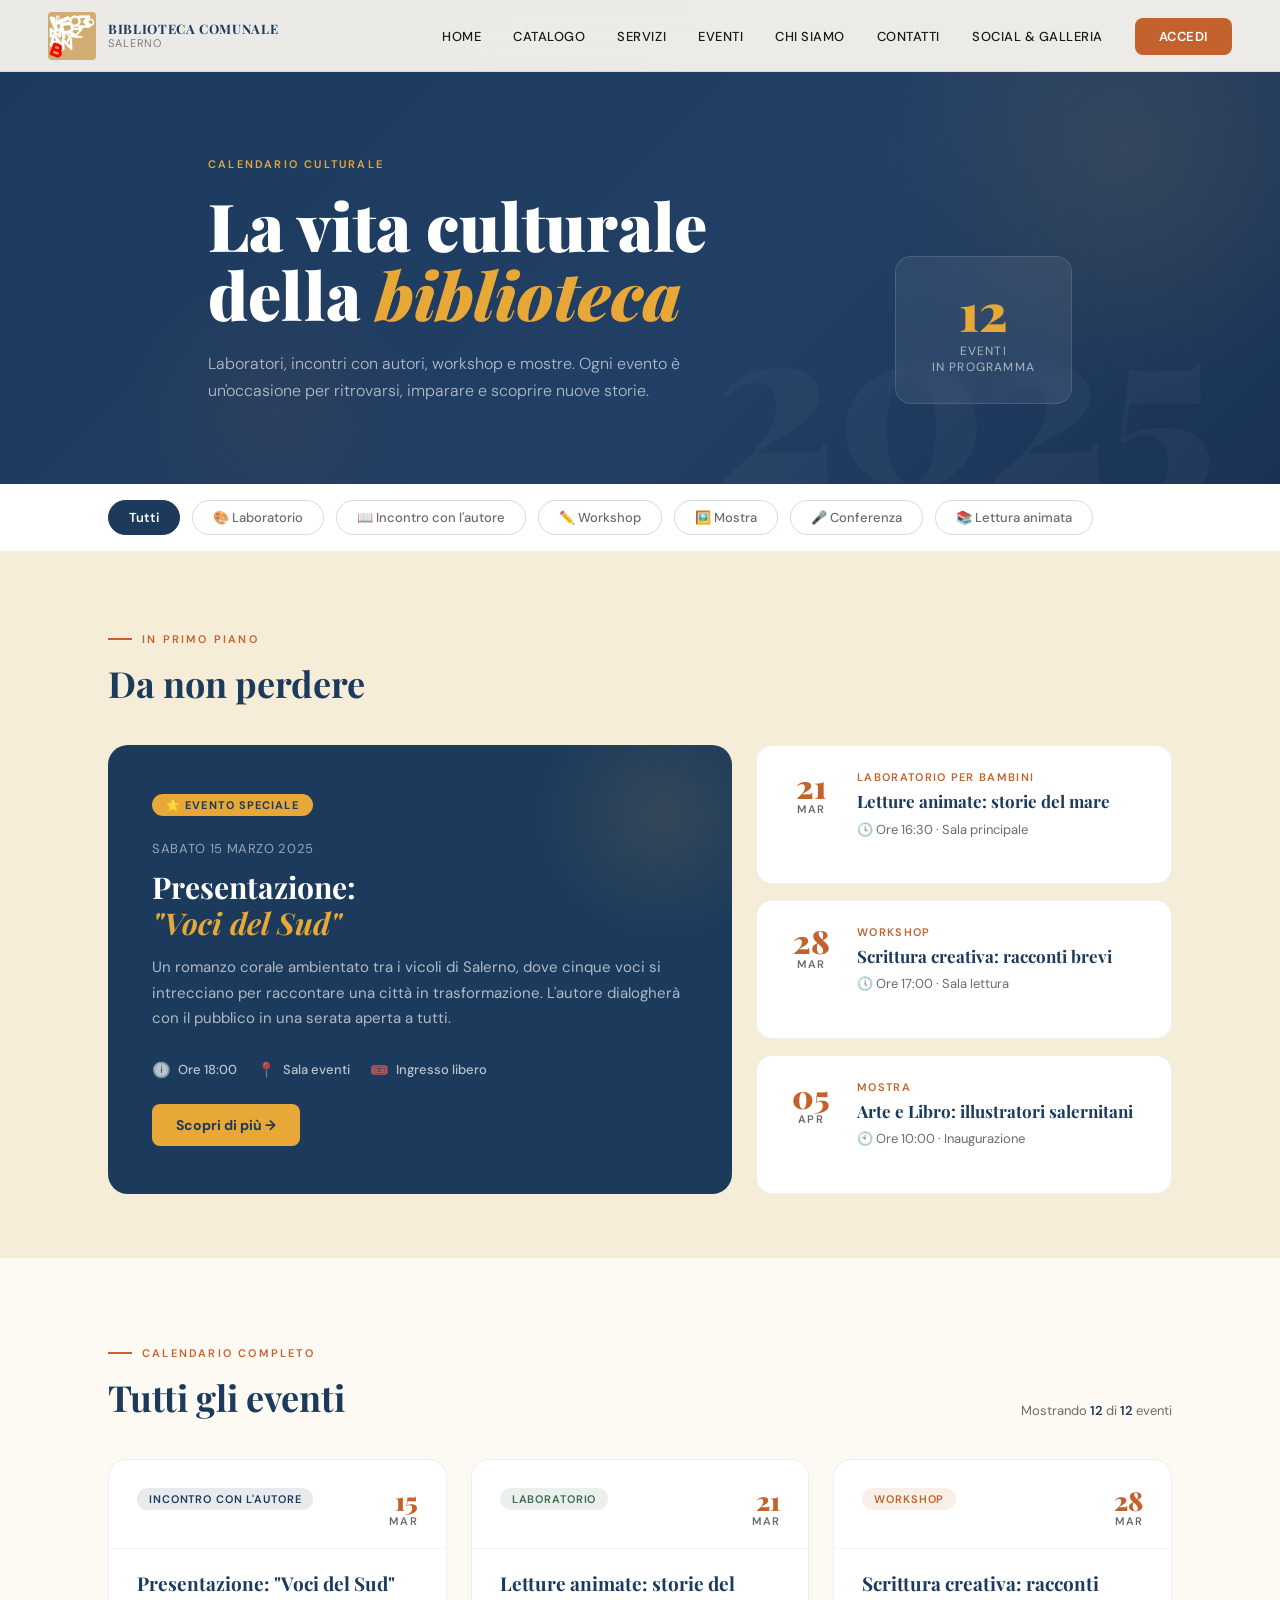
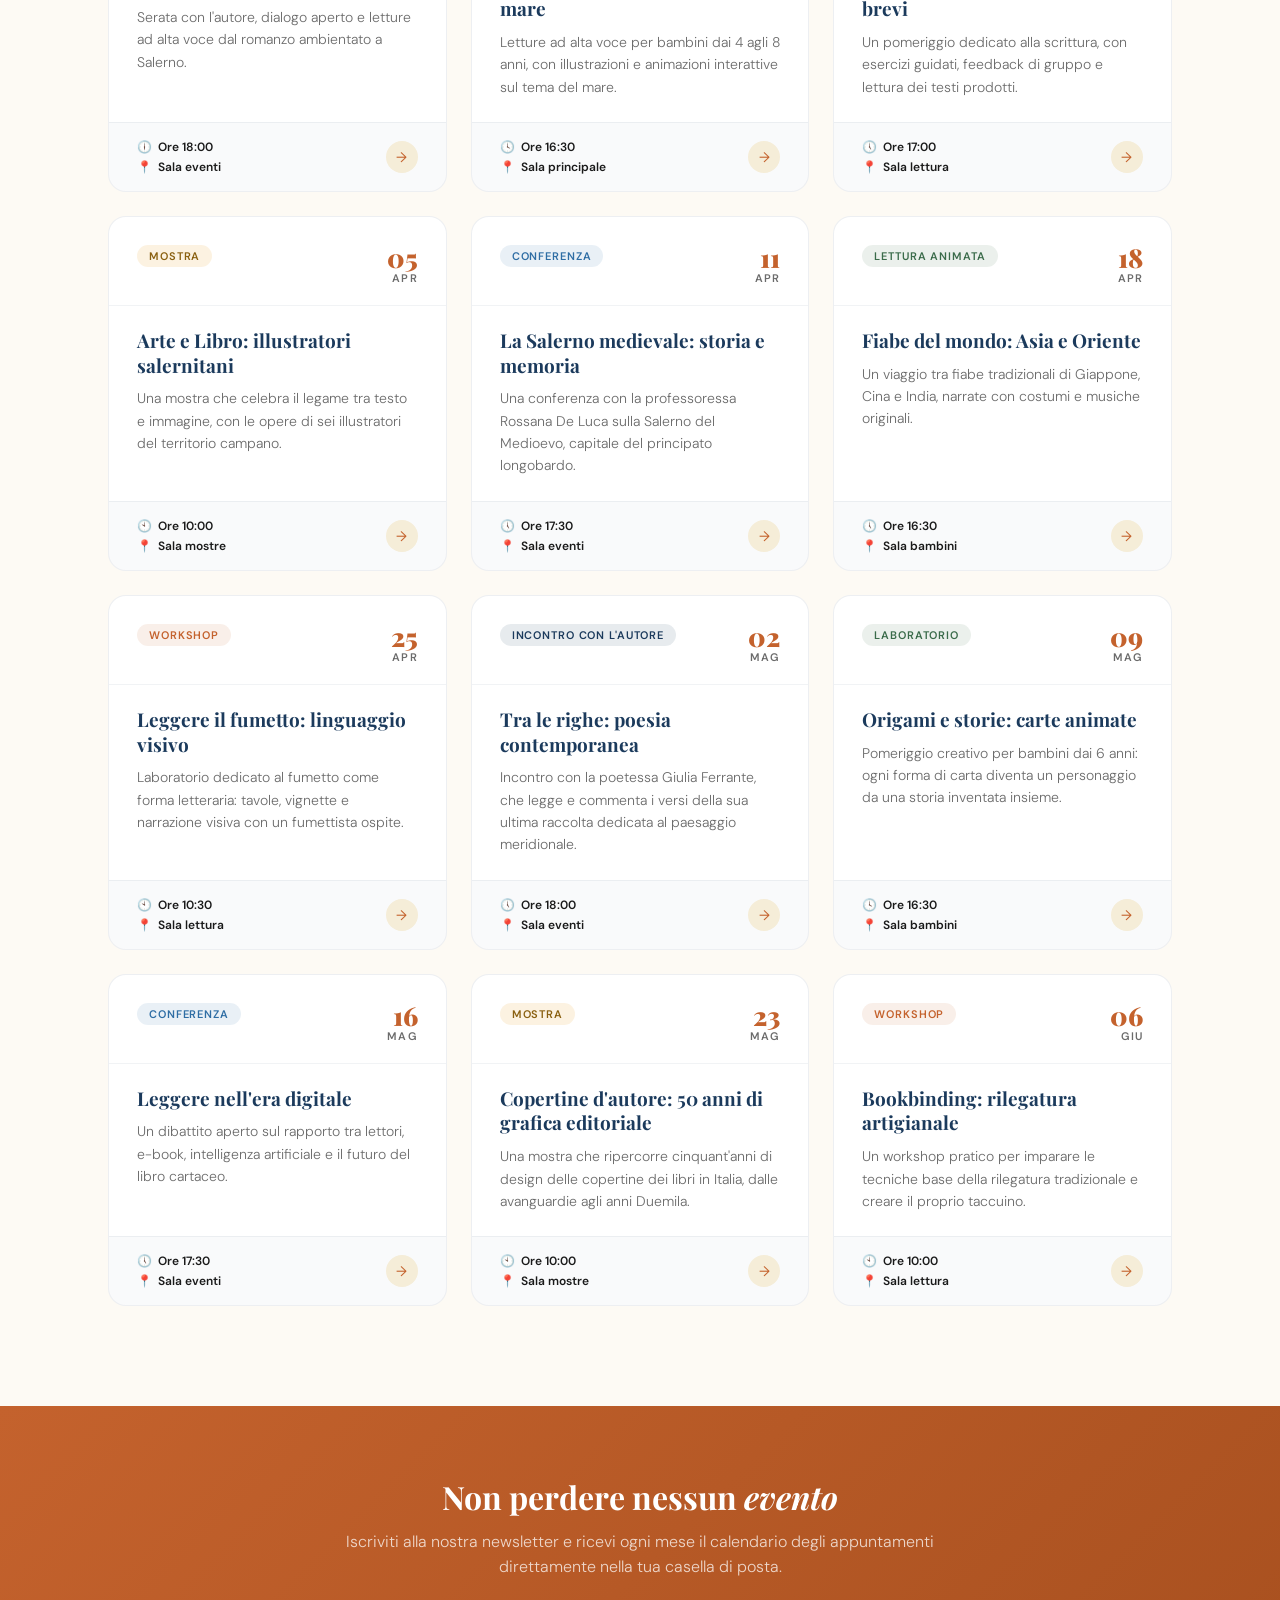
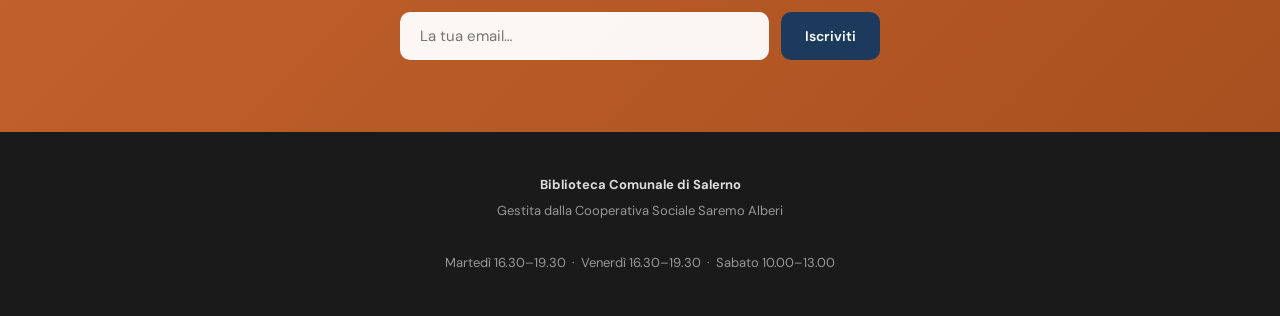
<file: eventi.html>
<!DOCTYPE html>
<html lang="it">
<head>
  <meta charset="UTF-8" />
  <meta name="viewport" content="width=device-width, initial-scale=1.0" />
  <title>Eventi — Biblioteca Comunale Salerno</title>
  <link href="https://fonts.googleapis.com/css2?family=Playfair+Display:ital,wght@0,400;0,700;0,900;1,400&family=DM+Sans:wght@300;400;500;600&display=swap" rel="stylesheet">
  <style>
    *, *::before, *::after { box-sizing: border-box; margin: 0; padding: 0; }
    :root {
      --blu-mare: #1B3A5C;
      --blu-cielo: #2E6DA4;
      --terracotta: #C4622D;
      --oro-sole: #E8A838;
      --sabbia: #F5EDD8;
      --bianco: #FDFAF4;
      --grigio-scuro: #1A1A1A;
      --grigio-medio: #6B6B6B;
      --verde-patio: #3A6B4A;
    }
    html { scroll-behavior: smooth; }
    body { font-family: 'DM Sans', sans-serif; background: var(--bianco); color: var(--grigio-scuro); overflow-x: hidden; }

    /* NAV */
    /* ── NAV ── */
    nav {
      position: fixed;
      top: 0; left: 0; right: 0;
      z-index: 100;
      display: flex;
      align-items: center;
      justify-content: space-between;
      padding: 0 48px;
      height: 72px;
      background: rgba(253, 250, 244, 0.92);
      backdrop-filter: blur(12px);
      border-bottom: 1px solid rgba(196, 98, 45, 0.15);
    }

    .nav-logo {
      display: flex;
      align-items: center;
      gap: 12px;
      text-decoration: none;
    }

    .nav-logo-icon {
      height: 48px; /* Un po' più alto di prima, si incastra perfetto nella barra */
      width: auto; /* Lasciamo che la larghezza si adatti alla tua foto */
      display: flex;
      align-items: center;
      justify-content: center;
    }

    .nav-logo-icon img {
      height: 100%;
      width: auto; /* Mantiene le proporzioni originali del tuo logo */
      object-fit: contain; 
      border-radius: 4px; /* Opzionale: smussa leggermente gli angoli della foto */
    }
    
    .nav-logo-text {
      display: flex;
      flex-direction: column;
      line-height: 1.1;
    }

    .nav-logo-text span:first-child {
      font-family: 'Playfair Display', serif;
      font-weight: 700;
      font-size: 13px;
      color: var(--blu-mare);
      letter-spacing: 0.05em;
      text-transform: uppercase;
    }

    .nav-logo-text span:last-child {
      font-size: 11px;
      color: var(--grigio-medio);
      font-weight: 300;
      letter-spacing: 0.08em;
      text-transform: uppercase;
    }

    .nav-links {
      display: flex;
      align-items: center;
      gap: 32px;
      list-style: none;
    }

    .nav-links a {
      font-size: 13px;
      font-weight: 500;
      color: var(--grigio-scuro);
      text-decoration: none;
      letter-spacing: 0.04em;
      text-transform: uppercase;
      position: relative;
      padding-bottom: 2px;
    }

    .nav-links a::after {
      content: '';
      position: absolute;
      bottom: -2px; left: 0;
      width: 0; height: 1.5px;
      background: var(--terracotta);
      transition: width 0.3s ease;
    }

    .nav-links a:hover::after { width: 100%; }

    .nav-cta {
      background: var(--terracotta);
      color: white !important;
      padding: 8px 20px;
      border-radius: 4px;
      font-weight: 600 !important;
    }

    /* Bottone Accedi */
    .nav-links .nav-cta {
      background: var(--terracotta);
      color: white;
      padding: 10px 24px;
      border-radius: 8px;
      font-weight: 700;
      transition: background 0.3s ease;
    }

    .nav-cta::after { display: none !important; }
    .nav-cta:hover { background: #a8501f !important; }

    /* REVEAL */
    .reveal { opacity:0; transform:translateY(28px); transition:opacity .65s ease, transform .65s ease; }
    .reveal.visible { opacity:1; transform:none; }
    .reveal-delay-1 { transition-delay:.1s; }
    .reveal-delay-2 { transition-delay:.2s; }
    .reveal-delay-3 { transition-delay:.3s; }
    .reveal-delay-4 { transition-delay:.4s; }

    /* PAGE HEADER */
    .page-header {
      padding-top: 72px;
      background: linear-gradient(135deg, var(--blu-mare) 0%, #223f65 60%, #1a3355 100%);
      position: relative; overflow: hidden;
    }
    .page-header::before {
      content:''; position:absolute; top:-100px; right:-100px;
      width:500px; height:500px; border-radius:50%;
      background: radial-gradient(circle, rgba(232,168,56,0.1) 0%, transparent 70%);
    }
    .page-header::after {
      content:''; position:absolute; bottom:-80px; left:10%;
      width:300px; height:300px; border-radius:50%;
      background: radial-gradient(circle, rgba(196,98,45,0.08) 0%, transparent 70%);
    }
    /* Decorative large number */
    .header-deco {
      position:absolute; right: 5%; bottom: -20px;
      font-family: 'Playfair Display', serif;
      font-size: 220px; font-weight: 900; color: rgba(255,255,255,0.03);
      line-height: 1; pointer-events: none; user-select: none;
    }
    .page-header-inner {
      max-width: 960px; margin: 0 auto; padding: 80px 48px 80px;
      position: relative; z-index: 2;
      display: grid; grid-template-columns: 1fr auto; align-items: end; gap: 48px;
    }
    .page-header-eyebrow {
      display: inline-block; font-size: 11px; font-weight: 600;
      letter-spacing: .2em; text-transform: uppercase; color: var(--oro-sole); margin-bottom: 20px;
    }
    .page-header h1 {
      font-family: 'Playfair Display', serif;
      font-size: clamp(40px,6vw,66px); font-weight: 900; color: white; line-height: 1.05; margin-bottom: 20px;
    }
    .page-header h1 em { font-style: italic; color: var(--oro-sole); }
    .page-header-desc { font-size: 16px; color: rgba(255,255,255,.65); line-height: 1.7; font-weight: 300; max-width: 540px; }
    .header-stat-box {
      background: rgba(255,255,255,0.07);
      border: 1px solid rgba(255,255,255,0.12);
      border-radius: 16px;
      padding: 28px 36px;
      text-align: center;
      backdrop-filter: blur(8px);
      flex-shrink: 0;
      min-width: 160px;
    }
    .header-stat-box .stat-num {
      font-family: 'Playfair Display', serif;
      font-size: 52px; font-weight: 900; color: var(--oro-sole); line-height: 1;
      margin-bottom: 6px;
    }
    .header-stat-box .stat-label {
      font-size: 12px; color: rgba(255,255,255,.6); letter-spacing: .1em; text-transform: uppercase;
    }

    /* FILTRI */
    .filtri-bar {
      background: white;
      border-bottom: 1px solid rgba(27,58,92,0.08);
      position: sticky; top: 72px; z-index: 50;
    }
    .filtri-inner {
      max-width: 1160px; margin: 0 auto; padding: 0 48px;
      display: flex; align-items: center; gap: 12px; overflow-x: auto;
      padding-top: 16px; padding-bottom: 16px;
      scrollbar-width: none;
    }
    .filtri-inner::-webkit-scrollbar { display: none; }
    .filtro-btn {
      padding: 8px 20px;
      border-radius: 100px;
      border: 1.5px solid rgba(27,58,92,0.18);
      background: transparent;
      font-family: 'DM Sans', sans-serif;
      font-size: 13px; font-weight: 500;
      color: var(--grigio-medio);
      cursor: pointer;
      white-space: nowrap;
      transition: all .2s ease;
    }
    .filtro-btn:hover { border-color: var(--blu-cielo); color: var(--blu-cielo); }
    .filtro-btn.active {
      background: var(--blu-mare); border-color: var(--blu-mare);
      color: white; font-weight: 600;
    }

    /* IN EVIDENZA */
    .evidenza-section {
      background: var(--sabbia);
      padding: 72px 0 64px;
    }
    .evidenza-inner {
      max-width: 1160px; margin: 0 auto; padding: 0 48px;
    }
    .section-label {
      display: inline-flex; align-items: center; gap: 10px;
      font-size: 11px; font-weight: 600; letter-spacing: .2em;
      text-transform: uppercase; color: var(--terracotta); margin-bottom: 16px;
    }
    .section-label::before { content:''; width:24px; height:1.5px; background:var(--terracotta); }
    .section-title {
      font-family: 'Playfair Display', serif;
      font-size: 36px; font-weight: 700; color: var(--blu-mare);
      margin-bottom: 40px; line-height: 1.2;
    }

    /* CARD EVENTO IN EVIDENZA (grande) */
    .evidenza-grid {
      display: grid; grid-template-columns: 1.5fr 1fr; gap: 24px;
    }
    .evidenza-card-main {
      background: var(--blu-mare);
      border-radius: 20px;
      padding: 48px 44px;
      position: relative; overflow: hidden;
      display: flex; flex-direction: column; justify-content: space-between;
      min-height: 320px;
    }
    .evidenza-card-main::before {
      content:''; position:absolute; top:-60px; right:-60px;
      width:260px; height:260px; border-radius:50%;
      background: radial-gradient(circle, rgba(232,168,56,0.12) 0%, transparent 70%);
    }
    .evidenza-card-main .badge {
      display: inline-block; padding: 4px 14px;
      background: var(--oro-sole); color: var(--blu-mare);
      border-radius: 100px; font-size: 11px; font-weight: 700;
      letter-spacing: .1em; text-transform: uppercase;
      margin-bottom: 24px; width: fit-content;
    }
    .evidenza-card-main .ev-data {
      font-size: 13px; color: rgba(255,255,255,.55);
      letter-spacing: .05em; text-transform: uppercase;
      margin-bottom: 12px;
    }
    .evidenza-card-main h3 {
      font-family: 'Playfair Display', serif;
      font-size: 30px; font-weight: 700; color: white; line-height: 1.2;
      margin-bottom: 14px;
    }
    .evidenza-card-main h3 em { font-style: italic; color: var(--oro-sole); }
    .evidenza-card-main .ev-desc {
      font-size: 15px; color: rgba(255,255,255,.65); line-height: 1.7;
      margin-bottom: 28px;
    }
    .ev-meta {
      display: flex; align-items: center; gap: 20px; flex-wrap: wrap;
    }
    .ev-meta-item {
      display: flex; align-items: center; gap: 7px;
      font-size: 13px; color: rgba(255,255,255,.7); font-weight: 500;
    }
    .ev-meta-item .icon { font-size: 15px; }
    .btn-ev {
      display: inline-flex; align-items: center; gap: 8px;
      padding: 12px 24px;
      background: var(--oro-sole); color: var(--blu-mare);
      border-radius: 8px; font-weight: 700; font-size: 14px;
      text-decoration: none;
      transition: background .25s, transform .2s;
      width: fit-content; margin-top: 24px;
    }
    .btn-ev:hover { background: #d4962e; transform: translateY(-2px); }

    .evidenza-lato {
      display: flex; flex-direction: column; gap: 16px;
    }
    .evidenza-card-small {
      background: white; border-radius: 16px;
      border: 1px solid rgba(27,58,92,0.08);
      padding: 24px 28px;
      display: flex; gap: 20px; align-items: flex-start;
      transition: box-shadow .3s, transform .3s;
      cursor: pointer; flex: 1;
    }
    .evidenza-card-small:hover { box-shadow: 0 8px 32px rgba(27,58,92,0.1); transform: translateY(-3px); }
    .ev-data-box {
      min-width: 52px; text-align: center;
    }
    .ev-data-box .giorno {
      font-family: 'Playfair Display', serif;
      font-size: 32px; font-weight: 900; color: var(--terracotta); line-height: 1;
    }
    .ev-data-box .mese {
      font-size: 11px; font-weight: 600; letter-spacing: .1em;
      text-transform: uppercase; color: var(--grigio-medio);
    }
    .ev-small-info .tipo {
      font-size: 11px; font-weight: 600; letter-spacing: .12em;
      text-transform: uppercase; color: var(--terracotta); margin-bottom: 6px;
    }
    .ev-small-info h4 {
      font-family: 'Playfair Display', serif;
      font-size: 17px; font-weight: 700; color: var(--blu-mare);
      line-height: 1.3; margin-bottom: 8px;
    }
    .ev-small-info .orario {
      font-size: 13px; color: var(--grigio-medio);
      display: flex; align-items: center; gap: 5px;
    }

    /* LISTA EVENTI */
    .lista-section {
      max-width: 1160px; margin: 0 auto;
      padding: 80px 48px 100px;
    }
    .lista-header {
      display: flex; align-items: flex-end; justify-content: space-between;
      margin-bottom: 40px;
    }
    .lista-count {
      font-size: 13px; color: var(--grigio-medio);
    }
    .lista-count span { font-weight: 600; color: var(--blu-mare); }

    .eventi-grid {
      display: grid;
      grid-template-columns: repeat(3, 1fr);
      gap: 24px;
    }

    .evento-card {
      background: white;
      border-radius: 18px;
      border: 1px solid rgba(27,58,92,0.08);
      overflow: hidden;
      transition: box-shadow .35s ease, transform .35s ease;
      cursor: pointer;
      display: flex; flex-direction: column;
    }
    .evento-card:hover { box-shadow: 0 12px 40px rgba(27,58,92,0.12); transform: translateY(-6px); }
    .evento-card.hidden { display: none; }

    .evento-card-top {
      padding: 28px 28px 20px;
      border-bottom: 1px solid rgba(27,58,92,0.06);
      display: flex; align-items: flex-start; justify-content: space-between; gap: 12px;
    }
    .ev-tipo-badge {
      display: inline-block; padding: 4px 12px;
      border-radius: 100px; font-size: 11px; font-weight: 600;
      letter-spacing: .08em; text-transform: uppercase;
    }
    .badge-laboratorio { background: rgba(58,107,74,0.1); color: var(--verde-patio); }
    .badge-incontro { background: rgba(27,58,92,0.1); color: var(--blu-mare); }
    .badge-workshop { background: rgba(196,98,45,0.1); color: var(--terracotta); }
    .badge-mostra { background: rgba(232,168,56,0.15); color: #8a6010; }
    .badge-conferenza { background: rgba(46,109,164,0.1); color: var(--blu-cielo); }
    .badge-lettura { background: rgba(58,107,74,0.1); color: var(--verde-patio); }

    .ev-data-small {
      text-align: right; flex-shrink: 0;
    }
    .ev-data-small .g { font-family: 'Playfair Display', serif; font-size: 26px; font-weight: 900; color: var(--terracotta); line-height: 1; }
    .ev-data-small .m { font-size: 11px; font-weight: 600; text-transform: uppercase; letter-spacing: .1em; color: var(--grigio-medio); }

    .evento-card-body {
      padding: 22px 28px 24px;
      flex: 1; display: flex; flex-direction: column; gap: 10px;
    }
    .evento-card-body h4 {
      font-family: 'Playfair Display', serif;
      font-size: 19px; font-weight: 700; color: var(--blu-mare); line-height: 1.3;
    }
    .evento-card-body p {
      font-size: 14px; color: var(--grigio-medio); line-height: 1.6;
      font-weight: 300;
    }
    .evento-card-footer {
      padding: 16px 28px;
      background: rgba(27,58,92,0.025);
      border-top: 1px solid rgba(27,58,92,0.06);
      display: flex; align-items: center; justify-content: space-between;
    }
    .ev-footer-meta {
      display: flex; flex-direction: column; gap: 4px;
    }
    .ev-footer-meta span {
      font-size: 12px; color: var(--grigio-medio);
      display: flex; align-items: center; gap: 6px;
    }
    .ev-footer-meta span strong { color: var(--grigio-scuro); font-weight: 600; }
    .ev-arrow {
      width: 32px; height: 32px; border-radius: 50%;
      background: var(--sabbia);
      display: flex; align-items: center; justify-content: center;
      font-size: 14px; color: var(--terracotta);
      transition: background .2s, transform .2s;
    }
    .evento-card:hover .ev-arrow { background: var(--terracotta); color: white; transform: translateX(3px); }

    /* NO RESULTS */
    .no-results {
      display: none; text-align: center; padding: 64px 24px;
      grid-column: 1/-1;
    }
    .no-results.show { display: block; }
    .no-results .emoji { font-size: 48px; margin-bottom: 16px; }
    .no-results h4 { font-family: 'Playfair Display', serif; font-size: 22px; color: var(--blu-mare); margin-bottom: 8px; }
    .no-results p { color: var(--grigio-medio); }

    /* NEWSLETTER STRIP */
    .newsletter-strip {
      background: linear-gradient(135deg, var(--terracotta) 0%, #a8501f 100%);
      padding: 72px 0;
    }
    .newsletter-inner {
      max-width: 700px; margin: 0 auto; padding: 0 48px; text-align: center;
    }
    .newsletter-inner h3 {
      font-family: 'Playfair Display', serif;
      font-size: 32px; font-weight: 700; color: white; margin-bottom: 12px;
      line-height: 1.2;
    }
    .newsletter-inner h3 em { font-style: italic; }
    .newsletter-inner p {
      font-size: 16px; color: rgba(255,255,255,.75); margin-bottom: 32px; font-weight: 300; line-height: 1.6;
    }
    .newsletter-form {
      display: flex; gap: 12px; max-width: 480px; margin: 0 auto;
    }
    .newsletter-form input {
      flex: 1; padding: 14px 20px;
      border-radius: 10px; border: none; outline: none;
      font-family: 'DM Sans', sans-serif; font-size: 15px;
      background: rgba(255,255,255,0.95);
    }
    .newsletter-form button {
      padding: 14px 24px;
      background: var(--blu-mare);
      color: white; border: none; border-radius: 10px;
      font-family: 'DM Sans', sans-serif; font-size: 14px; font-weight: 600;
      cursor: pointer; white-space: nowrap;
      transition: background .2s, transform .2s;
    }
    .newsletter-form button:hover { background: #142d48; transform: translateY(-2px); }

    /* FOOTER */
    footer {
      background: var(--grigio-scuro);
      color: rgba(255,255,255,0.55);
      text-align: center; padding: 40px 48px;
      font-size: 13px; line-height: 2;
    }
    footer strong { color: rgba(255,255,255,0.85); }

    /* MODAL */
    .modal-overlay {
      display: none; position: fixed; inset: 0; z-index: 200;
      background: rgba(10,20,40,0.7); backdrop-filter: blur(4px);
      align-items: center; justify-content: center; padding: 24px;
    }
    .modal-overlay.open { display: flex; }
    .modal-box {
      background: var(--bianco); border-radius: 20px;
      max-width: 580px; width: 100%;
      overflow: hidden;
      box-shadow: 0 32px 80px rgba(0,0,0,0.25);
      animation: modalIn .3s cubic-bezier(.22,1,.36,1);
    }
    @keyframes modalIn { from { opacity:0; transform:translateY(20px) scale(.97); } to { opacity:1; transform:none; } }
    .modal-header {
      background: var(--blu-mare); padding: 36px 40px 30px;
      position: relative;
    }
    .modal-close {
      position: absolute; top: 16px; right: 16px;
      width: 32px; height: 32px; border-radius: 50%;
      background: rgba(255,255,255,0.12); border: none;
      color: white; font-size: 18px; cursor: pointer;
      display: flex; align-items: center; justify-content: center;
      transition: background .2s;
    }
    .modal-close:hover { background: rgba(255,255,255,0.2); }
    .modal-badge {
      display: inline-block; padding: 4px 12px; border-radius: 100px;
      font-size: 11px; font-weight: 700; letter-spacing: .1em; text-transform: uppercase;
      background: var(--oro-sole); color: var(--blu-mare);
      margin-bottom: 14px;
    }
    .modal-header h2 {
      font-family: 'Playfair Display', serif;
      font-size: 26px; font-weight: 700; color: white; line-height: 1.25;
    }
    .modal-header h2 em { font-style: italic; color: var(--oro-sole); }
    .modal-body { padding: 36px 40px; }
    .modal-meta-grid {
      display: grid; grid-template-columns: 1fr 1fr; gap: 16px; margin-bottom: 24px;
    }
    .modal-meta-item { display: flex; align-items: flex-start; gap: 10px; }
    .modal-meta-icon { font-size: 18px; margin-top: 1px; }
    .modal-meta-item div .label {
      font-size: 10px; font-weight: 600; letter-spacing: .12em;
      text-transform: uppercase; color: var(--terracotta); margin-bottom: 2px;
    }
    .modal-meta-item div .val { font-size: 15px; color: var(--grigio-scuro); font-weight: 500; }
    .modal-desc {
      font-size: 15px; color: #444; line-height: 1.8; font-weight: 300;
      border-top: 1px solid rgba(27,58,92,0.08); padding-top: 24px; margin-bottom: 28px;
    }
    .modal-actions { display: flex; gap: 12px; }
    .modal-btn-primary {
      flex: 1; padding: 14px;
      background: var(--terracotta); color: white;
      border: none; border-radius: 10px;
      font-family: 'DM Sans', sans-serif; font-size: 14px; font-weight: 600;
      cursor: pointer; transition: background .2s;
    }
    .modal-btn-primary:hover { background: #a8501f; }
    .modal-btn-secondary {
      padding: 14px 20px;
      background: transparent; color: var(--blu-mare);
      border: 1.5px solid rgba(27,58,92,0.2);
      border-radius: 10px;
      font-family: 'DM Sans', sans-serif; font-size: 14px; font-weight: 500;
      cursor: pointer; transition: border-color .2s;
    }
    .modal-btn-secondary:hover { border-color: var(--blu-mare); }
  </style>
</head>
<body>

  <!-- NAV -->
  <nav>
    <a class="nav-logo" href="index.html">
      <div class="nav-logo-icon"> <img src="Logo.png" alt="Logo Biblioteca"> </div>
      <div class="nav-logo-text">
        <span>Biblioteca Comunale</span>
        <span>Salerno</span>
      </div>
    </a>
    <ul class="nav-links">
        <li><a href="index.html">Home</a></li>
      <li><a href="catalogo.html">Catalogo</a></li>
      <li><a href="servizi.html">Servizi</a></li>
      <li><a href="eventi.html" class="active">Eventi</a></li>
      <li><a href="chisiamo.html">Chi Siamo</a></li>
      <li><a href="contatti.html">Contatti</a></li>
      <li><a href="social.html">Social & Galleria</a></li>
      <li><a href="#" class="nav-cta">Accedi</a></li>
    </ul>
  </nav>

  <!-- PAGE HEADER -->
  <header class="page-header">
    <div class="header-deco">2025</div>
    <div class="page-header-inner">
      <div>
        <span class="page-header-eyebrow">Calendario culturale</span>
        <h1>La vita culturale<br>della <em>biblioteca</em></h1>
        <p class="page-header-desc">Laboratori, incontri con autori, workshop e mostre. Ogni evento è un'occasione per ritrovarsi, imparare e scoprire nuove storie.</p>
      </div>
      <div class="header-stat-box">
        <div class="stat-num">12</div>
        <div class="stat-label">eventi<br>in programma</div>
      </div>
    </div>
  </header>

  <!-- FILTRI -->
  <div class="filtri-bar">
    <div class="filtri-inner">
      <button class="filtro-btn active" data-filtro="tutti">Tutti</button>
      <button class="filtro-btn" data-filtro="laboratorio">🎨 Laboratorio</button>
      <button class="filtro-btn" data-filtro="incontro">📖 Incontro con l'autore</button>
      <button class="filtro-btn" data-filtro="workshop">✏️ Workshop</button>
      <button class="filtro-btn" data-filtro="mostra">🖼️ Mostra</button>
      <button class="filtro-btn" data-filtro="conferenza">🎤 Conferenza</button>
      <button class="filtro-btn" data-filtro="lettura">📚 Lettura animata</button>
    </div>
  </div>

  <!-- IN EVIDENZA -->
  <section class="evidenza-section">
    <div class="evidenza-inner">
      <span class="section-label reveal">In primo piano</span>
      <h2 class="section-title reveal">Da non perdere</h2>
      <div class="evidenza-grid reveal">

        <!-- CARD PRINCIPALE -->
        <div class="evidenza-card-main">
          <div>
            <span class="badge">⭐ Evento speciale</span>
            <div class="ev-data">Sabato 15 Marzo 2025</div>
            <h3>Presentazione:<br><em>"Voci del Sud"</em></h3>
            <p class="ev-desc">Un romanzo corale ambientato tra i vicoli di Salerno, dove cinque voci si intrecciano per raccontare una città in trasformazione. L'autore dialogherà con il pubblico in una serata aperta a tutti.</p>
            <div class="ev-meta">
              <div class="ev-meta-item"><span class="icon">🕕</span> Ore 18:00</div>
              <div class="ev-meta-item"><span class="icon">📍</span> Sala eventi</div>
              <div class="ev-meta-item"><span class="icon">🎟️</span> Ingresso libero</div>
            </div>
          </div>
          <a href="#" class="btn-ev" onclick="apriModal(0); return false;">Scopri di più →</a>
        </div>

        <!-- LATO PICCOLI -->
        <div class="evidenza-lato">
          <div class="evidenza-card-small" onclick="apriModal(1)">
            <div class="ev-data-box">
              <div class="giorno">21</div>
              <div class="mese">Mar</div>
            </div>
            <div class="ev-small-info">
              <div class="tipo">Laboratorio per bambini</div>
              <h4>Letture animate: storie del mare</h4>
              <div class="orario">🕓 Ore 16:30 · Sala principale</div>
            </div>
          </div>
          <div class="evidenza-card-small" onclick="apriModal(2)">
            <div class="ev-data-box">
              <div class="giorno">28</div>
              <div class="mese">Mar</div>
            </div>
            <div class="ev-small-info">
              <div class="tipo">Workshop</div>
              <h4>Scrittura creativa: racconti brevi</h4>
              <div class="orario">🕔 Ore 17:00 · Sala lettura</div>
            </div>
          </div>
          <div class="evidenza-card-small" onclick="apriModal(3)">
            <div class="ev-data-box">
              <div class="giorno">05</div>
              <div class="mese">Apr</div>
            </div>
            <div class="ev-small-info">
              <div class="tipo">Mostra</div>
              <h4>Arte e Libro: illustratori salernitani</h4>
              <div class="orario">🕙 Ore 10:00 · Inaugurazione</div>
            </div>
          </div>
        </div>

      </div>
    </div>
  </section>

  <!-- LISTA COMPLETA EVENTI -->
  <section class="lista-section">
    <div class="lista-header">
      <div>
        <span class="section-label reveal">Calendario completo</span>
        <h2 class="section-title reveal" style="margin-bottom:0">Tutti gli eventi</h2>
      </div>
      <div class="lista-count reveal">Mostrando <span id="count-visible">12</span> di <span>12</span> eventi</div>
    </div>

    <div class="eventi-grid" id="eventi-grid">

      <div class="evento-card reveal" data-tipo="incontro" onclick="apriModal(0)">
        <div class="evento-card-top">
          <span class="ev-tipo-badge badge-incontro">Incontro con l'autore</span>
          <div class="ev-data-small"><div class="g">15</div><div class="m">Mar</div></div>
        </div>
        <div class="evento-card-body">
          <h4>Presentazione: "Voci del Sud"</h4>
          <p>Serata con l'autore, dialogo aperto e letture ad alta voce dal romanzo ambientato a Salerno.</p>
        </div>
        <div class="evento-card-footer">
          <div class="ev-footer-meta">
            <span>🕕 <strong>Ore 18:00</strong></span>
            <span>📍 <strong>Sala eventi</strong></span>
          </div>
          <div class="ev-arrow">→</div>
        </div>
      </div>

      <div class="evento-card reveal reveal-delay-1" data-tipo="laboratorio" onclick="apriModal(1)">
        <div class="evento-card-top">
          <span class="ev-tipo-badge badge-laboratorio">Laboratorio</span>
          <div class="ev-data-small"><div class="g">21</div><div class="m">Mar</div></div>
        </div>
        <div class="evento-card-body">
          <h4>Letture animate: storie del mare</h4>
          <p>Letture ad alta voce per bambini dai 4 agli 8 anni, con illustrazioni e animazioni interattive sul tema del mare.</p>
        </div>
        <div class="evento-card-footer">
          <div class="ev-footer-meta">
            <span>🕓 <strong>Ore 16:30</strong></span>
            <span>📍 <strong>Sala principale</strong></span>
          </div>
          <div class="ev-arrow">→</div>
        </div>
      </div>

      <div class="evento-card reveal reveal-delay-2" data-tipo="workshop" onclick="apriModal(2)">
        <div class="evento-card-top">
          <span class="ev-tipo-badge badge-workshop">Workshop</span>
          <div class="ev-data-small"><div class="g">28</div><div class="m">Mar</div></div>
        </div>
        <div class="evento-card-body">
          <h4>Scrittura creativa: racconti brevi</h4>
          <p>Un pomeriggio dedicato alla scrittura, con esercizi guidati, feedback di gruppo e lettura dei testi prodotti.</p>
        </div>
        <div class="evento-card-footer">
          <div class="ev-footer-meta">
            <span>🕔 <strong>Ore 17:00</strong></span>
            <span>📍 <strong>Sala lettura</strong></span>
          </div>
          <div class="ev-arrow">→</div>
        </div>
      </div>

      <div class="evento-card reveal" data-tipo="mostra" onclick="apriModal(3)">
        <div class="evento-card-top">
          <span class="ev-tipo-badge badge-mostra">Mostra</span>
          <div class="ev-data-small"><div class="g">05</div><div class="m">Apr</div></div>
        </div>
        <div class="evento-card-body">
          <h4>Arte e Libro: illustratori salernitani</h4>
          <p>Una mostra che celebra il legame tra testo e immagine, con le opere di sei illustratori del territorio campano.</p>
        </div>
        <div class="evento-card-footer">
          <div class="ev-footer-meta">
            <span>🕙 <strong>Ore 10:00</strong></span>
            <span>📍 <strong>Sala mostre</strong></span>
          </div>
          <div class="ev-arrow">→</div>
        </div>
      </div>

      <div class="evento-card reveal reveal-delay-1" data-tipo="conferenza" onclick="apriModal(4)">
        <div class="evento-card-top">
          <span class="ev-tipo-badge badge-conferenza">Conferenza</span>
          <div class="ev-data-small"><div class="g">11</div><div class="m">Apr</div></div>
        </div>
        <div class="evento-card-body">
          <h4>La Salerno medievale: storia e memoria</h4>
          <p>Una conferenza con la professoressa Rossana De Luca sulla Salerno del Medioevo, capitale del principato longobardo.</p>
        </div>
        <div class="evento-card-footer">
          <div class="ev-footer-meta">
            <span>🕔 <strong>Ore 17:30</strong></span>
            <span>📍 <strong>Sala eventi</strong></span>
          </div>
          <div class="ev-arrow">→</div>
        </div>
      </div>

      <div class="evento-card reveal reveal-delay-2" data-tipo="lettura" onclick="apriModal(5)">
        <div class="evento-card-top">
          <span class="ev-tipo-badge badge-lettura">Lettura animata</span>
          <div class="ev-data-small"><div class="g">18</div><div class="m">Apr</div></div>
        </div>
        <div class="evento-card-body">
          <h4>Fiabe del mondo: Asia e Oriente</h4>
          <p>Un viaggio tra fiabe tradizionali di Giappone, Cina e India, narrate con costumi e musiche originali.</p>
        </div>
        <div class="evento-card-footer">
          <div class="ev-footer-meta">
            <span>🕔 <strong>Ore 16:30</strong></span>
            <span>📍 <strong>Sala bambini</strong></span>
          </div>
          <div class="ev-arrow">→</div>
        </div>
      </div>

      <div class="evento-card reveal" data-tipo="workshop" onclick="apriModal(6)">
        <div class="evento-card-top">
          <span class="ev-tipo-badge badge-workshop">Workshop</span>
          <div class="ev-data-small"><div class="g">25</div><div class="m">Apr</div></div>
        </div>
        <div class="evento-card-body">
          <h4>Leggere il fumetto: linguaggio visivo</h4>
          <p>Laboratorio dedicato al fumetto come forma letteraria: tavole, vignette e narrazione visiva con un fumettista ospite.</p>
        </div>
        <div class="evento-card-footer">
          <div class="ev-footer-meta">
            <span>🕙 <strong>Ore 10:30</strong></span>
            <span>📍 <strong>Sala lettura</strong></span>
          </div>
          <div class="ev-arrow">→</div>
        </div>
      </div>

      <div class="evento-card reveal reveal-delay-1" data-tipo="incontro" onclick="apriModal(7)">
        <div class="evento-card-top">
          <span class="ev-tipo-badge badge-incontro">Incontro con l'autore</span>
          <div class="ev-data-small"><div class="g">02</div><div class="m">Mag</div></div>
        </div>
        <div class="evento-card-body">
          <h4>Tra le righe: poesia contemporanea</h4>
          <p>Incontro con la poetessa Giulia Ferrante, che legge e commenta i versi della sua ultima raccolta dedicata al paesaggio meridionale.</p>
        </div>
        <div class="evento-card-footer">
          <div class="ev-footer-meta">
            <span>🕔 <strong>Ore 18:00</strong></span>
            <span>📍 <strong>Sala eventi</strong></span>
          </div>
          <div class="ev-arrow">→</div>
        </div>
      </div>

      <div class="evento-card reveal reveal-delay-2" data-tipo="laboratorio" onclick="apriModal(8)">
        <div class="evento-card-top">
          <span class="ev-tipo-badge badge-laboratorio">Laboratorio</span>
          <div class="ev-data-small"><div class="g">09</div><div class="m">Mag</div></div>
        </div>
        <div class="evento-card-body">
          <h4>Origami e storie: carte animate</h4>
          <p>Pomeriggio creativo per bambini dai 6 anni: ogni forma di carta diventa un personaggio da una storia inventata insieme.</p>
        </div>
        <div class="evento-card-footer">
          <div class="ev-footer-meta">
            <span>🕓 <strong>Ore 16:30</strong></span>
            <span>📍 <strong>Sala bambini</strong></span>
          </div>
          <div class="ev-arrow">→</div>
        </div>
      </div>

      <div class="evento-card reveal" data-tipo="conferenza" onclick="apriModal(9)">
        <div class="evento-card-top">
          <span class="ev-tipo-badge badge-conferenza">Conferenza</span>
          <div class="ev-data-small"><div class="g">16</div><div class="m">Mag</div></div>
        </div>
        <div class="evento-card-body">
          <h4>Leggere nell'era digitale</h4>
          <p>Un dibattito aperto sul rapporto tra lettori, e-book, intelligenza artificiale e il futuro del libro cartaceo.</p>
        </div>
        <div class="evento-card-footer">
          <div class="ev-footer-meta">
            <span>🕔 <strong>Ore 17:30</strong></span>
            <span>📍 <strong>Sala eventi</strong></span>
          </div>
          <div class="ev-arrow">→</div>
        </div>
      </div>

      <div class="evento-card reveal reveal-delay-1" data-tipo="mostra" onclick="apriModal(10)">
        <div class="evento-card-top">
          <span class="ev-tipo-badge badge-mostra">Mostra</span>
          <div class="ev-data-small"><div class="g">23</div><div class="m">Mag</div></div>
        </div>
        <div class="evento-card-body">
          <h4>Copertine d'autore: 50 anni di grafica editoriale</h4>
          <p>Una mostra che ripercorre cinquant'anni di design delle copertine dei libri in Italia, dalle avanguardie agli anni Duemila.</p>
        </div>
        <div class="evento-card-footer">
          <div class="ev-footer-meta">
            <span>🕙 <strong>Ore 10:00</strong></span>
            <span>📍 <strong>Sala mostre</strong></span>
          </div>
          <div class="ev-arrow">→</div>
        </div>
      </div>

      <div class="evento-card reveal reveal-delay-2" data-tipo="workshop" onclick="apriModal(11)">
        <div class="evento-card-top">
          <span class="ev-tipo-badge badge-workshop">Workshop</span>
          <div class="ev-data-small"><div class="g">06</div><div class="m">Giu</div></div>
        </div>
        <div class="evento-card-body">
          <h4>Bookbinding: rilegatura artigianale</h4>
          <p>Un workshop pratico per imparare le tecniche base della rilegatura tradizionale e creare il proprio taccuino.</p>
        </div>
        <div class="evento-card-footer">
          <div class="ev-footer-meta">
            <span>🕙 <strong>Ore 10:00</strong></span>
            <span>📍 <strong>Sala lettura</strong></span>
          </div>
          <div class="ev-arrow">→</div>
        </div>
      </div>

      <div class="no-results" id="no-results">
        <div class="emoji">🔍</div>
        <h4>Nessun evento trovato</h4>
        <p>Prova a selezionare un'altra categoria.</p>
      </div>

    </div>
  </section>

  <!-- NEWSLETTER -->
  <div class="newsletter-strip reveal">
    <div class="newsletter-inner">
      <h3>Non perdere nessun <em>evento</em></h3>
      <p>Iscriviti alla nostra newsletter e ricevi ogni mese il calendario degli appuntamenti direttamente nella tua casella di posta.</p>
      <div class="newsletter-form">
        <input type="email" placeholder="La tua email…" />
        <button onclick="this.textContent='✓ Iscritto!'">Iscriviti</button>
      </div>
    </div>
  </div>

  <footer>
    <strong>Biblioteca Comunale di Salerno</strong><br>
    Gestita dalla Cooperativa Sociale Saremo Alberi<br><br>
    Martedì 16.30–19.30 &nbsp;·&nbsp; Venerdì 16.30–19.30 &nbsp;·&nbsp; Sabato 10.00–13.00
  </footer>

  <!-- MODAL -->
  <div class="modal-overlay" id="modal" onclick="if(event.target===this)chiudiModal()">
    <div class="modal-box">
      <div class="modal-header">
        <button class="modal-close" onclick="chiudiModal()">✕</button>
        <span class="modal-badge" id="modal-tipo"></span>
        <h2 id="modal-titolo"></h2>
      </div>
      <div class="modal-body">
        <div class="modal-meta-grid">
          <div class="modal-meta-item">
            <span class="modal-meta-icon">📅</span>
            <div><div class="label">Data</div><div class="val" id="modal-data"></div></div>
          </div>
          <div class="modal-meta-item">
            <span class="modal-meta-icon">🕐</span>
            <div><div class="label">Orario</div><div class="val" id="modal-orario"></div></div>
          </div>
          <div class="modal-meta-item">
            <span class="modal-meta-icon">📍</span>
            <div><div class="label">Luogo</div><div class="val" id="modal-luogo"></div></div>
          </div>
          <div class="modal-meta-item">
            <span class="modal-meta-icon">🎟️</span>
            <div><div class="label">Accesso</div><div class="val" id="modal-accesso"></div></div>
          </div>
        </div>
        <p class="modal-desc" id="modal-desc"></p>
        <div class="modal-actions">
          <button class="modal-btn-primary">Aggiungi al calendario</button>
          <button class="modal-btn-secondary" onclick="chiudiModal()">Chiudi</button>
        </div>
      </div>
    </div>
  </div>

  <script>
    const eventiData = [
      { tipo:"Incontro con l'autore", titolo:'Presentazione: <em>"Voci del Sud"</em>', data:'Sabato 15 Marzo 2025', orario:'Ore 18:00', luogo:'Sala eventi', accesso:'Ingresso libero', desc:"Un romanzo corale ambientato tra i vicoli di Salerno, dove cinque voci si intrecciano per raccontare una città in trasformazione. L'autore dialogherà con il pubblico, risponderà alle domande e leggerà brani del libro in una serata aperta e accogliente." },
      { tipo:'Laboratorio', titolo:'Letture animate: storie del mare', data:'Venerdì 21 Marzo 2025', orario:'Ore 16:30', luogo:'Sala principale', accesso:'Ingresso libero', desc:"Un pomeriggio magico per i più piccoli: letture ad alta voce ispirate al mare con illustrazioni proiettate, suoni dell'oceano e momenti interattivi. Adatto a bambini dai 4 agli 8 anni, accompagnati da un adulto." },
      { tipo:'Workshop', titolo:'Scrittura creativa: racconti brevi', data:'Venerdì 28 Marzo 2025', orario:'Ore 17:00', luogo:'Sala lettura', accesso:'Prenotazione consigliata', desc:"Un workshop pratico per chi ama scrivere — o vorrebbe iniziare. Con esercizi guidati, stimoli visivi e feedback in gruppo, esploreremo le tecniche del racconto breve: incipit, tensione narrativa, finale. Al termine, lettura delle storie prodotte." },
      { tipo:'Mostra', titolo:'Arte e Libro: illustratori salernitani', data:'Sabato 5 Aprile 2025', orario:'Ore 10:00 — inaugurazione', luogo:'Sala mostre', accesso:'Ingresso libero', desc:"Una mostra che celebra il legame profondo tra testo e immagine, con le opere originali di sei illustratori che vivono e lavorano in Campania. La mostra resterà aperta al pubblico per tutto il mese di aprile durante gli orari della biblioteca." },
      { tipo:'Conferenza', titolo:'La Salerno medievale: storia e memoria', data:'Venerdì 11 Aprile 2025', orario:'Ore 17:30', luogo:'Sala eventi', accesso:'Ingresso libero', desc:"La professoressa Rossana De Luca dell'Università degli Studi di Salerno ci guida in un affascinante viaggio nella Salerno del Medioevo: la Scuola Medica Salernitana, il principato longobardo e i luoghi che ancora oggi portano traccia di quella storia millenaria." },
      { tipo:'Lettura animata', titolo:'Fiabe del mondo: Asia e Oriente', data:'Venerdì 18 Aprile 2025', orario:'Ore 16:30', luogo:'Sala bambini', accesso:'Ingresso libero', desc:"Un viaggio narrativo tra le fiabe tradizionali del Giappone, della Cina e dell'India. Le storie vengono narrate con costumi tradizionali, musiche originali e oggetti di scena. Per bambini dai 5 anni in su." },
      { tipo:'Workshop', titolo:'Leggere il fumetto: linguaggio visivo', data:'Venerdì 25 Aprile 2025', orario:'Ore 10:30', luogo:'Sala lettura', accesso:'Ingresso libero', desc:"Il fumetto è letteratura a tutti gli effetti. In questo laboratorio, con la guida di un fumettista professionista, analizzeremo le tecniche narrative del fumetto: dalla tavola alla vignetta, dal segno al ritmo. Previsto un momento creativo finale con matite e inchiostro." },
      { tipo:"Incontro con l'autore", titolo:'Tra le righe: poesia contemporanea', data:'Venerdì 2 Maggio 2025', orario:'Ore 18:00', luogo:'Sala eventi', accesso:'Ingresso libero', desc:"La poetessa Giulia Ferrante legge e commenta i versi della sua ultima raccolta, un percorso lirico tra paesaggi meridionali e memoria familiare. Un incontro intimo e aperto, con spazio per domande e dialogo." },
      { tipo:'Laboratorio', titolo:'Origami e storie: carte animate', data:'Venerdì 9 Maggio 2025', orario:'Ore 16:30', luogo:'Sala bambini', accesso:'Ingresso libero', desc:"Pomeriggio creativo per bambini dai 6 anni: partendo dall'arte dell'origami, ogni forma di carta diventa un personaggio. Insieme inventeremo storie, costruiremo scenari e daremo vita a piccoli teatri di carta. Materiali forniti dalla biblioteca." },
      { tipo:'Conferenza', titolo:'Leggere nell\'era digitale', data:'Venerdì 16 Maggio 2025', orario:'Ore 17:30', luogo:'Sala eventi', accesso:'Ingresso libero', desc:"Un dibattito aperto e stimolante con esperti di editoria, linguistica e tecnologia sul rapporto tra lettori, e-book, intelligenza artificiale e il futuro del libro cartaceo. Partecipazione e domande del pubblico incoraggiate." },
      { tipo:'Mostra', titolo:'Copertine d\'autore: 50 anni di grafica editoriale', data:'Venerdì 23 Maggio 2025', orario:'Ore 10:00 — inaugurazione', luogo:'Sala mostre', accesso:'Ingresso libero', desc:"Una mostra documentaria e visiva che ripercorre cinquant'anni di design delle copertine dei libri in Italia: dalle avanguardie degli anni '70 al design concettuale degli anni '90 fino all'estetica contemporanea. Oltre 150 copertine in esposizione." },
      { tipo:'Workshop', titolo:'Bookbinding: rilegatura artigianale', data:'Venerdì 6 Giugno 2025', orario:'Ore 10:00', luogo:'Sala lettura', accesso:'Prenotazione obbligatoria', desc:"Impara le tecniche base della rilegatura tradizionale in un workshop pratico di mezza giornata. Al termine porterai a casa il tuo taccuino rilegato a mano. Materiali e strumenti inclusi. Massimo 12 partecipanti." },
    ];

    function apriModal(i) {
      const e = eventiData[i];
      document.getElementById('modal-tipo').textContent = e.tipo;
      document.getElementById('modal-titolo').innerHTML = e.titolo;
      document.getElementById('modal-data').textContent = e.data;
      document.getElementById('modal-orario').textContent = e.orario;
      document.getElementById('modal-luogo').textContent = e.luogo;
      document.getElementById('modal-accesso').textContent = e.accesso;
      document.getElementById('modal-desc').textContent = e.desc;
      document.getElementById('modal').classList.add('open');
      document.body.style.overflow = 'hidden';
    }
    function chiudiModal() {
      document.getElementById('modal').classList.remove('open');
      document.body.style.overflow = '';
    }
    document.addEventListener('keydown', e => { if(e.key==='Escape') chiudiModal(); });

    // Filtri
    document.querySelectorAll('.filtro-btn').forEach(btn => {
      btn.addEventListener('click', function() {
        document.querySelectorAll('.filtro-btn').forEach(b => b.classList.remove('active'));
        this.classList.add('active');
        const filtro = this.dataset.filtro;
        const cards = document.querySelectorAll('.evento-card');
        let visible = 0;
        cards.forEach(card => {
          if(filtro === 'tutti' || card.dataset.tipo === filtro) {
            card.classList.remove('hidden');
            visible++;
          } else {
            card.classList.add('hidden');
          }
        });
        document.getElementById('count-visible').textContent = visible;
        document.getElementById('no-results').classList.toggle('show', visible === 0);
      });
    });

    // Scroll reveal
    const reveals = document.querySelectorAll('.reveal');
    const obs = new IntersectionObserver((entries) => {
      entries.forEach(e => { if(e.isIntersecting){ e.target.classList.add('visible'); obs.unobserve(e.target); } });
    }, { threshold: 0.08 });
    reveals.forEach(el => obs.observe(el));
    setTimeout(() => {
      reveals.forEach(el => {
        if(el.getBoundingClientRect().top < window.innerHeight){ el.classList.add('visible'); obs.unobserve(el); }
      });
    }, 80);
  </script>

</body>
</html>
</file>
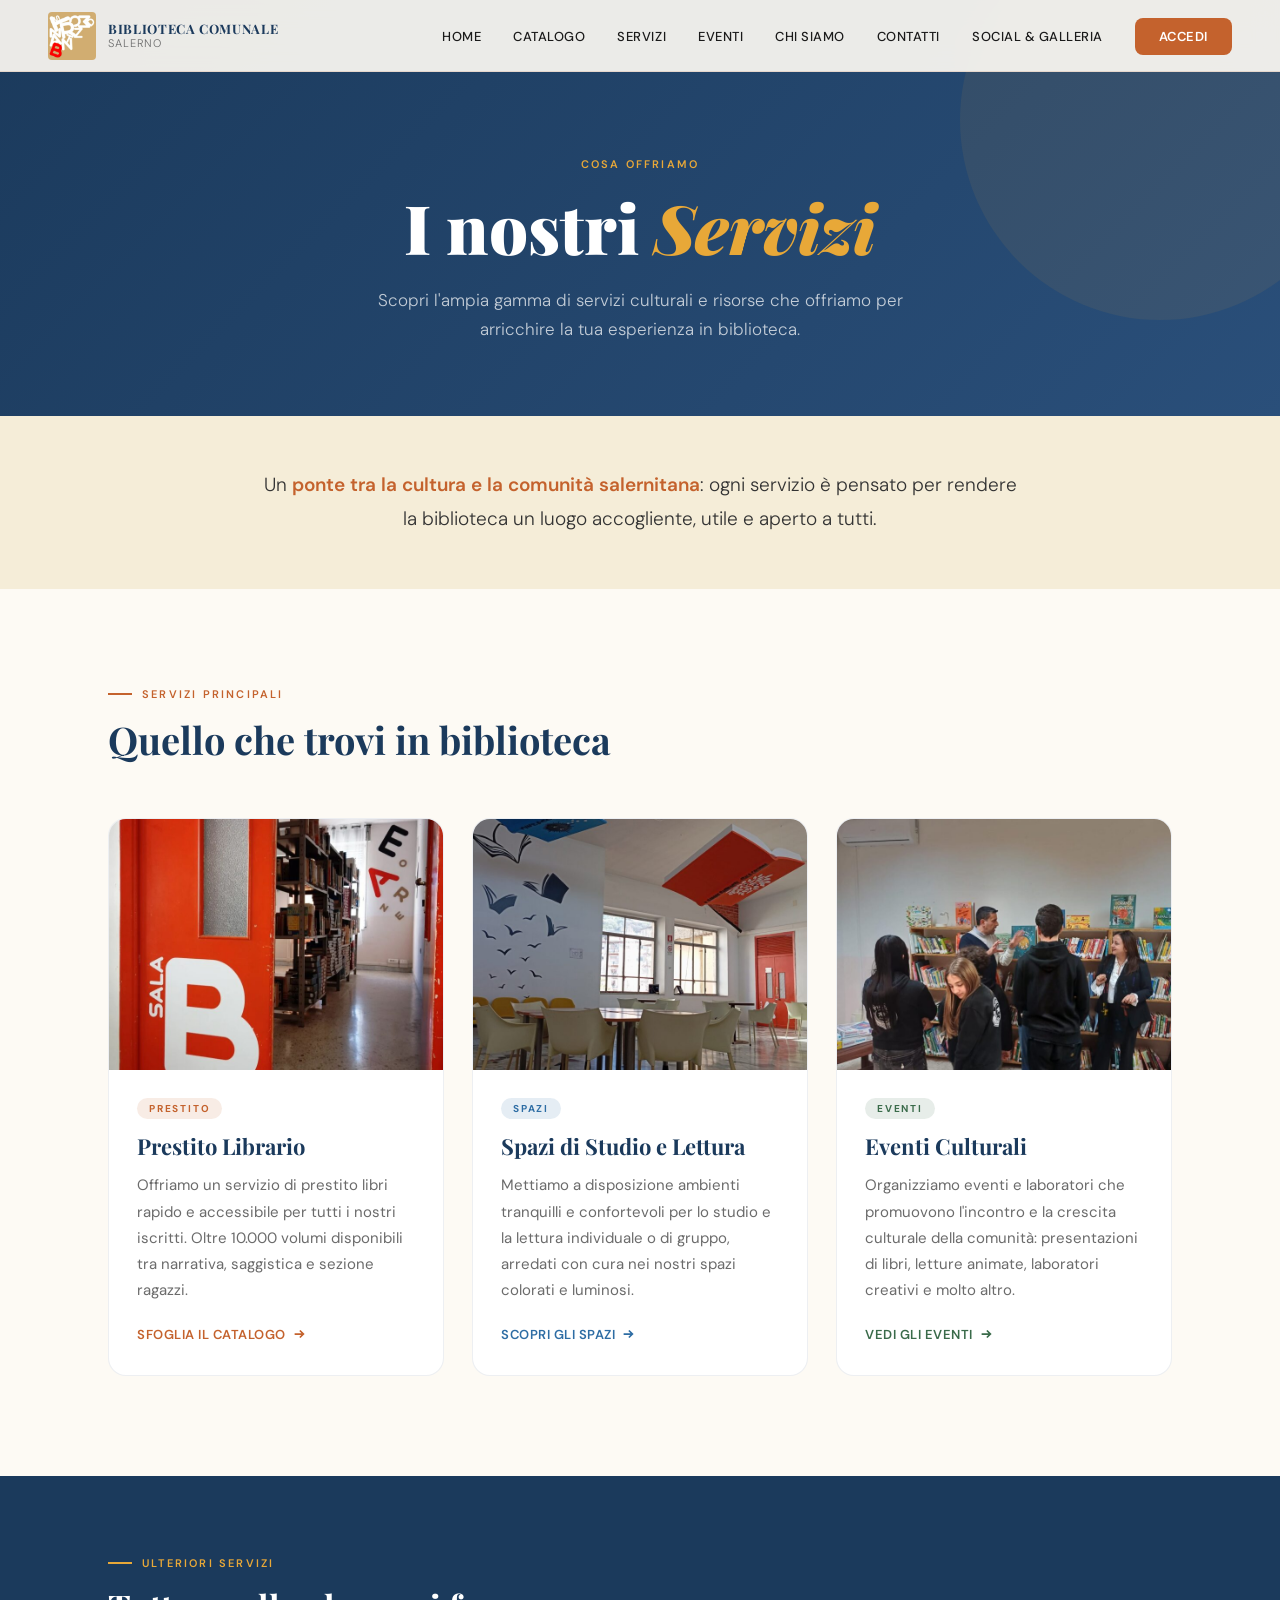
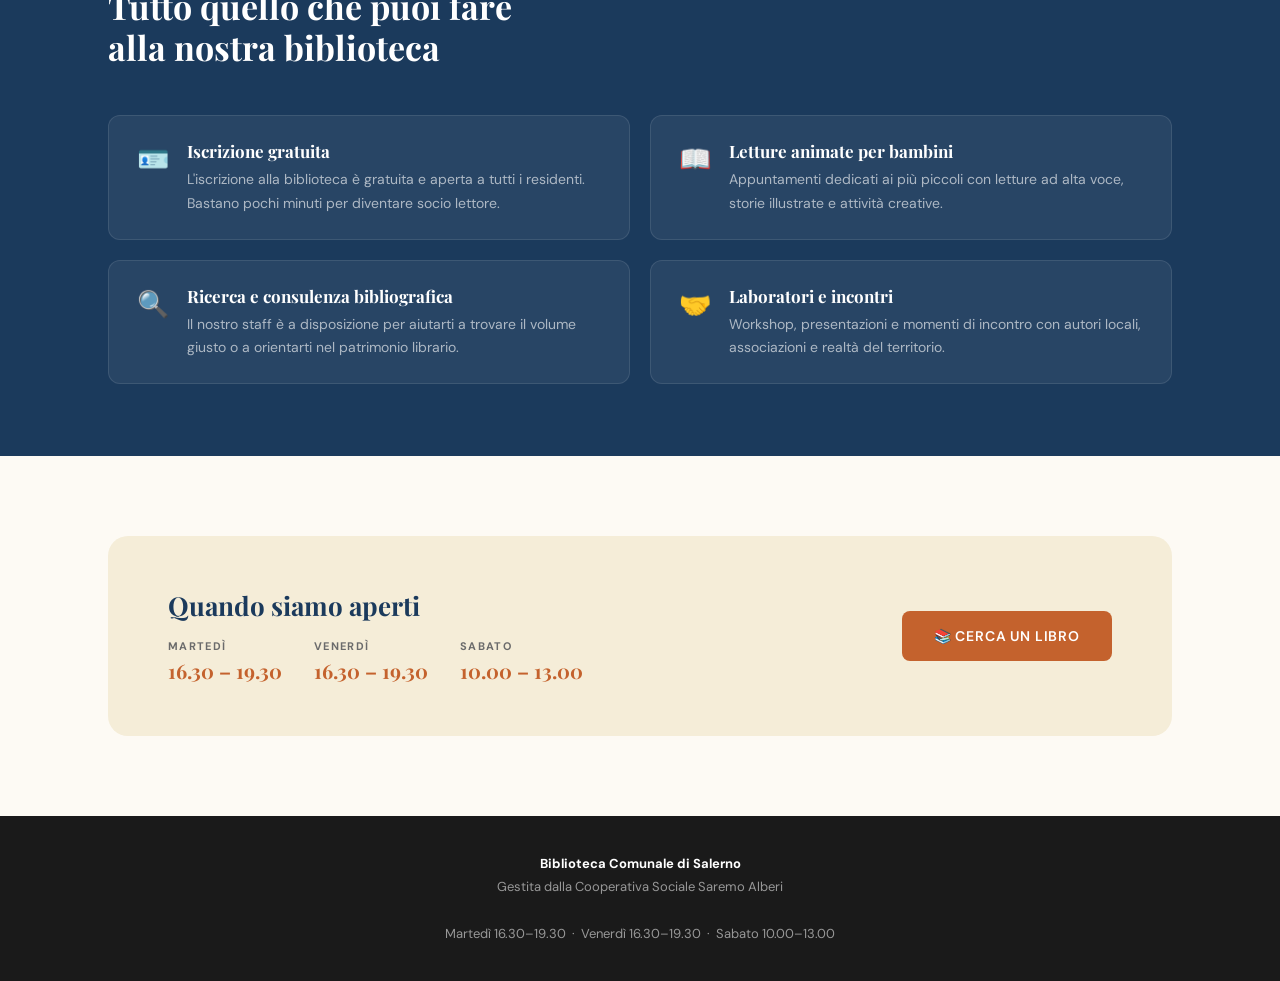
<file: servizi.html>
<!DOCTYPE html>
<html lang="it">
<head>
  <meta charset="UTF-8" />
  <meta name="viewport" content="width=device-width, initial-scale=1.0" />
  <title>Servizi — Biblioteca Comunale Salerno</title>
  <link href="https://fonts.googleapis.com/css2?family=Playfair+Display:ital,wght@0,400;0,700;0,900;1,400&family=DM+Sans:wght@300;400;500;600&display=swap" rel="stylesheet">
  <style>
    *, *::before, *::after { box-sizing: border-box; margin: 0; padding: 0; }
    :root {
      --blu-mare: #1B3A5C;
      --blu-cielo: #2E6DA4;
      --terracotta: #C4622D;
      --oro-sole: #E8A838;
      --sabbia: #F5EDD8;
      --bianco: #FDFAF4;
      --grigio-scuro: #1A1A1A;
      --grigio-medio: #6B6B6B;
      --verde-patio: #3A6B4A;
    }
    html { scroll-behavior: smooth; }
    body { font-family: 'DM Sans', sans-serif; background: var(--bianco); color: var(--grigio-scuro); overflow-x: hidden; }

    /* NAV */
   /* ── NAV ── */
    nav {
      position: fixed;
      top: 0; left: 0; right: 0;
      z-index: 100;
      display: flex;
      align-items: center;
      justify-content: space-between;
      padding: 0 48px;
      height: 72px;
      background: rgba(253, 250, 244, 0.92);
      backdrop-filter: blur(12px);
      border-bottom: 1px solid rgba(196, 98, 45, 0.15);
    }

    .nav-logo {
      display: flex;
      align-items: center;
      gap: 12px;
      text-decoration: none;
    }

    .nav-logo-icon {
      height: 48px; /* Un po' più alto di prima, si incastra perfetto nella barra */
      width: auto; /* Lasciamo che la larghezza si adatti alla tua foto */
      display: flex;
      align-items: center;
      justify-content: center;
    }

    .nav-logo-icon img {
      height: 100%;
      width: auto; /* Mantiene le proporzioni originali del tuo logo */
      object-fit: contain; 
      border-radius: 4px; /* Opzionale: smussa leggermente gli angoli della foto */
    }
    
    .nav-logo-text {
      display: flex;
      flex-direction: column;
      line-height: 1.1;
    }

    .nav-logo-text span:first-child {
      font-family: 'Playfair Display', serif;
      font-weight: 700;
      font-size: 13px;
      color: var(--blu-mare);
      letter-spacing: 0.05em;
      text-transform: uppercase;
    }

    .nav-logo-text span:last-child {
      font-size: 11px;
      color: var(--grigio-medio);
      font-weight: 300;
      letter-spacing: 0.08em;
      text-transform: uppercase;
    }

    .nav-links {
      display: flex;
      align-items: center;
      gap: 32px;
      list-style: none;
    }

    .nav-links a {
      font-size: 13px;
      font-weight: 500;
      color: var(--grigio-scuro);
      text-decoration: none;
      letter-spacing: 0.04em;
      text-transform: uppercase;
      position: relative;
      padding-bottom: 2px;
    }

    .nav-links a::after {
      content: '';
      position: absolute;
      bottom: -2px; left: 0;
      width: 0; height: 1.5px;
      background: var(--terracotta);
      transition: width 0.3s ease;
    }

    .nav-links a:hover::after { width: 100%; }

    .nav-cta {
      background: var(--terracotta);
      color: white !important;
      padding: 8px 20px;
      border-radius: 4px;
      font-weight: 600 !important;
    }

    /* Bottone Accedi */
    .nav-links .nav-cta {
      background: var(--terracotta);
      color: white;
      padding: 10px 24px;
      border-radius: 8px;
      font-weight: 700;
      transition: background 0.3s ease;
    }

    .nav-cta::after { display: none !important; }
    .nav-cta:hover { background: #a8501f !important; }

    /* PAGE HEADER */
    .page-header {
      padding-top: 72px;
      background: linear-gradient(135deg, var(--blu-mare) 0%, #2a4f7a 100%);
      position: relative; overflow: hidden;
    }
    .page-header::before {
      content:''; position:absolute; top:-80px; right:-80px;
      width:400px; height:400px; border-radius:50%;
      background: rgba(232,168,56,0.08);
    }
    .page-header-inner {
      max-width: 900px; margin: 0 auto; padding: 80px 48px 72px;
      position: relative; z-index: 2; text-align: center;
    }
    .page-header-eyebrow {
      display: inline-block; font-size: 11px; font-weight: 600;
      letter-spacing: .2em; text-transform: uppercase; color: var(--oro-sole); margin-bottom: 20px;
    }
    .page-header h1 {
      font-family: 'Playfair Display', serif;
      font-size: clamp(42px,6vw,68px); font-weight: 900; color: white; line-height: 1.05; margin-bottom: 24px;
    }
    .page-header h1 em { font-style: italic; color: var(--oro-sole); }
    .page-header-desc { font-size: 17px; color: rgba(255,255,255,.72); line-height: 1.7; max-width: 600px; margin: 0 auto; font-weight: 300; }

    /* INTRO STRIP */
    .intro-strip {
      background: var(--sabbia);
      padding: 52px 0;
    }
    .intro-strip-inner {
      max-width: 860px; margin: 0 auto; padding: 0 48px; text-align: center;
    }
    .intro-strip-inner p {
      font-size: 19px; line-height: 1.8; color: #333; font-weight: 300;
    }
    .intro-strip-inner p strong { color: var(--terracotta); font-weight: 600; }

    /* SERVIZI GRID */
    .servizi-section {
      max-width: 1160px; margin: 0 auto; padding: 90px 48px 100px;
    }
    .section-label {
      display: inline-flex; align-items: center; gap: 10px;
      font-size: 11px; font-weight: 600; letter-spacing: .2em;
      text-transform: uppercase; color: var(--terracotta); margin-bottom: 16px;
    }
    .section-label::before { content:''; width:24px; height:1.5px; background:var(--terracotta); }
    .section-title {
      font-family: 'Playfair Display', serif;
      font-size: 38px; font-weight: 700; color: var(--blu-mare); margin-bottom: 56px;
      line-height: 1.2;
    }

    .servizi-grid {
      display: grid;
      grid-template-columns: repeat(3, 1fr);
      gap: 28px;
    }

    .servizio-card {
      background: white;
      border-radius: 18px;
      overflow: hidden;
      border: 1px solid rgba(27,58,92,0.08);
      transition: transform 0.35s ease, box-shadow 0.35s ease;
      display: flex; flex-direction: column;
    }
    .servizio-card:hover {
      transform: translateY(-8px);
      box-shadow: 0 24px 64px rgba(27,58,92,0.14);
    }

    .servizio-foto {
      width: 100%; aspect-ratio: 4/3;
      object-fit: cover;
      display: block;
      transition: transform 0.5s ease;
    }
    .servizio-card:hover .servizio-foto { transform: scale(1.04); }
    .servizio-foto-wrap { overflow: hidden; }

    .servizio-body {
      padding: 28px 28px 32px;
      flex: 1; display: flex; flex-direction: column;
    }

    .servizio-tag {
      display: inline-block;
      font-size: 10px; font-weight: 700; letter-spacing: .18em;
      text-transform: uppercase; padding: 4px 12px; border-radius: 20px;
      margin-bottom: 14px; align-self: flex-start;
    }
    .tag-terracotta { background: rgba(196,98,45,0.12); color: var(--terracotta); }
    .tag-blu { background: rgba(46,109,164,0.12); color: var(--blu-cielo); }
    .tag-verde { background: rgba(58,107,74,0.12); color: var(--verde-patio); }

    .servizio-body h3 {
      font-family: 'Playfair Display', serif;
      font-size: 22px; font-weight: 700; color: var(--blu-mare);
      margin-bottom: 12px; line-height: 1.25;
    }
    .servizio-body p {
      font-size: 15px; color: var(--grigio-medio); line-height: 1.75; flex: 1;
    }

    .servizio-link {
      display: inline-flex; align-items: center; gap: 6px;
      font-size: 13px; font-weight: 600; letter-spacing: .04em;
      text-transform: uppercase; color: var(--terracotta);
      text-decoration: none; margin-top: 22px;
      transition: gap 0.2s ease;
    }
    .servizio-link:hover { gap: 10px; }
    .servizio-link svg { width:14px; height:14px; }

    /* SERVIZI AGGIUNTIVI (lista) */
    .extra-section {
      background: var(--blu-mare);
      padding: 72px 0;
    }
    .extra-inner {
      max-width: 1160px; margin: 0 auto; padding: 0 48px;
    }
    .extra-inner .section-label { color: var(--oro-sole); }
    .extra-inner .section-label::before { background: var(--oro-sole); }
    .extra-title {
      font-family: 'Playfair Display', serif;
      font-size: 34px; font-weight: 700; color: white;
      margin-bottom: 48px; line-height: 1.2;
    }
    .extra-grid {
      display: grid;
      grid-template-columns: repeat(2, 1fr);
      gap: 20px;
    }
    .extra-item {
      background: rgba(255,255,255,0.06);
      border: 1px solid rgba(255,255,255,0.10);
      border-radius: 12px; padding: 24px 28px;
      display: flex; align-items: flex-start; gap: 18px;
      transition: background 0.3s ease, transform 0.3s ease;
    }
    .extra-item:hover {
      background: rgba(255,255,255,0.10);
      transform: translateX(4px);
    }
    .extra-icon {
      font-size: 26px; flex-shrink: 0; margin-top: 2px;
    }
    .extra-item h4 {
      font-family: 'Playfair Display', serif;
      font-size: 17px; font-weight: 700; color: white;
      margin-bottom: 6px;
    }
    .extra-item p { font-size: 14px; color: rgba(255,255,255,0.62); line-height: 1.65; }

    /* ORARI CTA */
    .orari-cta {
      max-width: 1160px; margin: 80px auto; padding: 0 48px;
    }
    .orari-box {
      background: var(--sabbia);
      border-radius: 20px; padding: 52px 60px;
      display: flex; align-items: center; justify-content: space-between; gap: 40px;
    }
    .orari-box-left h3 {
      font-family: 'Playfair Display', serif;
      font-size: 26px; font-weight: 700; color: var(--blu-mare); margin-bottom: 16px;
    }
    .orari-list { display: flex; gap: 32px; flex-wrap: wrap; }
    .orario-item { display: flex; flex-direction: column; }
    .orario-giorno { font-size: 11px; font-weight: 700; letter-spacing: .12em; text-transform: uppercase; color: var(--grigio-medio); margin-bottom: 4px; }
    .orario-ora { font-family: 'Playfair Display', serif; font-size: 20px; font-weight: 700; color: var(--terracotta); }
    .orari-box-cta {
      flex-shrink: 0;
      display: inline-flex; align-items: center; gap: 8px;
      background: var(--terracotta); color: white;
      font-size: 14px; font-weight: 600; letter-spacing: .06em;
      text-transform: uppercase; padding: 16px 32px; border-radius: 8px;
      text-decoration: none; transition: background 0.2s ease, transform 0.2s ease;
      white-space: nowrap;
    }
    .orari-box-cta:hover { background: #a8501f; transform: translateY(-2px); }

    /* FOOTER */
    footer {
      background: var(--grigio-scuro); color: rgba(255,255,255,0.55);
      text-align: center; padding: 36px 48px; font-size: 13px; line-height: 1.8;
    }
    footer strong { color: white; }

    /* REVEAL */
    .reveal { opacity: 0; transform: translateY(28px); transition: opacity 0.7s ease, transform 0.7s ease; }
    .reveal.visible { opacity: 1; transform: translateY(0); }
    .reveal-delay-1 { transition-delay: 0.1s; }
    .reveal-delay-2 { transition-delay: 0.2s; }
    .reveal-delay-3 { transition-delay: 0.3s; }
    .reveal-delay-4 { transition-delay: 0.1s; }
    .reveal-delay-5 { transition-delay: 0.2s; }

    @media (max-width: 900px) {
      nav { padding: 0 20px; }
      .servizi-grid { grid-template-columns: 1fr; }
      .extra-grid { grid-template-columns: 1fr; }
      .servizi-section, .orari-cta { padding: 60px 20px 80px; }
      .extra-inner { padding: 0 20px; }
      .intro-strip-inner { padding: 0 20px; }
      .orari-box { flex-direction: column; align-items: flex-start; padding: 36px 28px; }
      .page-header-inner { padding: 60px 20px 52px; }
    }
  </style>
</head>
<body>

  <nav>
    <a class="nav-logo" href="index.html">
      <div class="nav-logo-icon"> <img src="Logo.png" alt="Logo Biblioteca"> </div>
      <div class="nav-logo-text">
        <span>Biblioteca Comunale</span>
        <span>Salerno</span>
      </div>
    </a>
    <ul class="nav-links">
      <li><a href="index.html">Home</a></li> 
      <li><a href="catalogo.html">Catalogo</a></li>
      <li><a href="servizi.html" class="active">Servizi</a></li>
      <li><a href="eventi.html">Eventi</a></li>
      <li><a href="chisiamo.html">Chi Siamo</a></li>
      <li><a href="contatti.html">Contatti</a></li>
      <li><a href="social.html">Social & Galleria</a></li>
      <li><a href="#" class="nav-cta">Accedi</a></li>
    </ul>
  </nav>

  <header class="page-header">
    <div class="page-header-inner">
      <span class="page-header-eyebrow">Cosa offriamo</span>
      <h1>I nostri <em>Servizi</em></h1>
      <p class="page-header-desc">Scopri l'ampia gamma di servizi culturali e risorse che offriamo per arricchire la tua esperienza in biblioteca.</p>
    </div>
  </header>

  <div class="intro-strip">
    <div class="intro-strip-inner reveal">
      <p>Un <strong>ponte tra la cultura e la comunità salernitana</strong>: ogni servizio è pensato per rendere la biblioteca un luogo accogliente, utile e aperto a tutti.</p>
    </div>
  </div>

  <!-- SERVIZI PRINCIPALI -->
  <section class="servizi-section">
    <span class="section-label reveal">Servizi principali</span>
    <h2 class="section-title reveal">Quello che trovi in biblioteca</h2>

    <div class="servizi-grid">

      <!-- Prestito Librario -->
      <article class="servizio-card reveal reveal-delay-1">
        <div class="servizio-foto-wrap">
          <img class="servizio-foto" src="Prestito.jpg" alt="Prestito Librario">  
        </div>
        <div class="servizio-body">
          <span class="servizio-tag tag-terracotta">Prestito</span>
          <h3>Prestito Librario</h3>
          <p>Offriamo un servizio di prestito libri rapido e accessibile per tutti i nostri iscritti. Oltre 10.000 volumi disponibili tra narrativa, saggistica e sezione ragazzi.</p>
          <a class="servizio-link" href="catalogo.html">
            Sfoglia il catalogo
            <svg viewBox="0 0 16 16" fill="none" stroke="currentColor" stroke-width="2"><path d="M3 8h10M9 4l4 4-4 4"/></svg>
          </a>
        </div>
      </article>

      <!-- Spazi di Studio -->
      <article class="servizio-card reveal reveal-delay-2">
        <div class="servizio-foto-wrap">
          <img class="servizio-foto" src="Spazi.jpg" alt="Spazi di Studio e Lettura">
                </div>
        <div class="servizio-body">
          <span class="servizio-tag tag-blu">Spazi</span>
          <h3>Spazi di Studio e Lettura</h3>
          <p>Mettiamo a disposizione ambienti tranquilli e confortevoli per lo studio e la lettura individuale o di gruppo, arredati con cura nei nostri spazi colorati e luminosi.</p>
          <a class="servizio-link" href="#" style="color:var(--blu-cielo)">
            Scopri gli spazi
            <svg viewBox="0 0 16 16" fill="none" stroke="currentColor" stroke-width="2"><path d="M3 8h10M9 4l4 4-4 4"/></svg>
          </a>
        </div>
      </article>

      <!-- Eventi Culturali -->
      <article class="servizio-card reveal reveal-delay-3">
        <div class="servizio-foto-wrap">
          <img class="servizio-foto" src="Eventi.jpg" alt="Eventi Culturali">
        </div>
        <div class="servizio-body">
          <span class="servizio-tag tag-verde">Eventi</span>
          <h3>Eventi Culturali</h3>
          <p>Organizziamo eventi e laboratori che promuovono l'incontro e la crescita culturale della comunità: presentazioni di libri, letture animate, laboratori creativi e molto altro.</p>
          <a class="servizio-link" href="#" style="color:var(--verde-patio)">
            Vedi gli eventi
            <svg viewBox="0 0 16 16" fill="none" stroke="currentColor" stroke-width="2"><path d="M3 8h10M9 4l4 4-4 4"/></svg>
          </a>
        </div>
      </article>

    </div>
  </section>

  <!-- SERVIZI AGGIUNTIVI -->
  <section class="extra-section">
    <div class="extra-inner">
      <span class="section-label reveal">Ulteriori servizi</span>
      <h2 class="extra-title reveal">Tutto quello che puoi fare<br>alla nostra biblioteca</h2>
      <div class="extra-grid">
        <div class="extra-item reveal reveal-delay-1">
          <div class="extra-icon">🪪</div>
          <div>
            <h4>Iscrizione gratuita</h4>
            <p>L'iscrizione alla biblioteca è gratuita e aperta a tutti i residenti. Bastano pochi minuti per diventare socio lettore.</p>
          </div>
        </div>
        <div class="extra-item reveal reveal-delay-2">
          <div class="extra-icon">📖</div>
          <div>
            <h4>Letture animate per bambini</h4>
            <p>Appuntamenti dedicati ai più piccoli con letture ad alta voce, storie illustrate e attività creative.</p>
          </div>
        </div>
        <div class="extra-item reveal reveal-delay-3">
          <div class="extra-icon">🔍</div>
          <div>
            <h4>Ricerca e consulenza bibliografica</h4>
            <p>Il nostro staff è a disposizione per aiutarti a trovare il volume giusto o a orientarti nel patrimonio librario.</p>
          </div>
        </div>
        <div class="extra-item reveal reveal-delay-4">
          <div class="extra-icon">🤝</div>
          <div>
            <h4>Laboratori e incontri</h4>
            <p>Workshop, presentazioni e momenti di incontro con autori locali, associazioni e realtà del territorio.</p>
          </div>
        </div>
      </div>
    </div>
  </section>

  <!-- ORARI -->
  <div class="orari-cta reveal">
    <div class="orari-box">
      <div class="orari-box-left">
        <h3>Quando siamo aperti</h3>
        <div class="orari-list">
          <div class="orario-item">
            <span class="orario-giorno">Martedì</span>
            <span class="orario-ora">16.30 – 19.30</span>
          </div>
          <div class="orario-item">
            <span class="orario-giorno">Venerdì</span>
            <span class="orario-ora">16.30 – 19.30</span>
          </div>
          <div class="orario-item">
            <span class="orario-giorno">Sabato</span>
            <span class="orario-ora">10.00 – 13.00</span>
          </div>
        </div>
      </div>
      <a class="orari-box-cta" href="catalogo.html">
        📚 Cerca un libro
      </a>
    </div>
  </div>

  <footer>
    <strong>Biblioteca Comunale di Salerno</strong><br>
    Gestita dalla Cooperativa Sociale Saremo Alberi<br><br>
    Martedì 16.30–19.30 &nbsp;·&nbsp; Venerdì 16.30–19.30 &nbsp;·&nbsp; Sabato 10.00–13.00
  </footer>

  <script>
    const reveals = document.querySelectorAll('.reveal');
    const obs = new IntersectionObserver((entries) => {
      entries.forEach(e => { if(e.isIntersecting){ e.target.classList.add('visible'); obs.unobserve(e.target); } });
    }, { threshold: 0.12 });
    reveals.forEach(el => obs.observe(el));
    setTimeout(() => {
      reveals.forEach(el => {
        if(el.getBoundingClientRect().top < window.innerHeight){ el.classList.add('visible'); obs.unobserve(el); }
      });
    }, 100);
  </script>

</body>
</html>
</file>
<file: style.css>
*, *::before, *::after { box-sizing: border-box; margin: 0; padding: 0; }

    :root {
      --blu-mare: #1B3A5C;
      --blu-cielo: #2E6DA4;
      --terracotta: #C4622D;
      --oro-sole: #E8A838;
      --sabbia: #F5EDD8;
      --bianco: #FDFAF4;
      --grigio-scuro: #1A1A1A;
      --grigio-medio: #6B6B6B;
      --verde-patio: #3A6B4A;
    }

    html { scroll-behavior: smooth; }

    body {
      font-family: 'DM Sans', sans-serif;
      background: var(--bianco);
      color: var(--grigio-scuro);
      overflow-x: hidden;
    }

    /* ── NAV ── */
    nav {
      position: fixed;
      top: 0; left: 0; right: 0;
      z-index: 100;
      display: flex;
      align-items: center;
      justify-content: space-between;
      padding: 0 48px;
      height: 72px;
      background: rgba(253, 250, 244, 0.92);
      backdrop-filter: blur(12px);
      border-bottom: 1px solid rgba(196, 98, 45, 0.15);
    }

    .nav-logo {
      display: flex;
      align-items: center;
      gap: 12px;
      text-decoration: none;
    }

    .nav-logo-icon {
      height: 48px; /* Un po' più alto di prima, si incastra perfetto nella barra */
      width: auto; /* Lasciamo che la larghezza si adatti alla tua foto */
      display: flex;
      align-items: center;
      justify-content: center;
    }

    .nav-logo-icon img {
      height: 100%;
      width: auto; /* Mantiene le proporzioni originali del tuo logo */
      object-fit: contain; 
      border-radius: 4px; /* Opzionale: smussa leggermente gli angoli della foto */
    }
    
    .nav-logo-text {
      display: flex;
      flex-direction: column;
      line-height: 1.1;
    }

    .nav-logo-text span:first-child {
      font-family: 'Playfair Display', serif;
      font-weight: 700;
      font-size: 13px;
      color: var(--blu-mare);
      letter-spacing: 0.05em;
      text-transform: uppercase;
    }

    .nav-logo-text span:last-child {
      font-size: 11px;
      color: var(--grigio-medio);
      font-weight: 300;
      letter-spacing: 0.08em;
      text-transform: uppercase;
    }

    .nav-links {
      display: flex;
      align-items: center;
      gap: 32px;
      list-style: none;
    }

    .nav-links a {
      font-size: 13px;
      font-weight: 500;
      color: var(--grigio-scuro);
      text-decoration: none;
      letter-spacing: 0.04em;
      text-transform: uppercase;
      position: relative;
      padding-bottom: 2px;
    }

    .nav-links a::after {
      content: '';
      position: absolute;
      bottom: -2px; left: 0;
      width: 0; height: 1.5px;
      background: var(--terracotta);
      transition: width 0.3s ease;
    }

    .nav-links a:hover::after { width: 100%; }

    .nav-cta {
      background: var(--terracotta);
      color: white !important;
      padding: 8px 20px;
      border-radius: 4px;
      font-weight: 600 !important;
    }

    /* Bottone Accedi */
    .nav-links .nav-cta {
      background: var(--terracotta);
      color: white;
      padding: 10px 24px;
      border-radius: 8px;
      font-weight: 700;
      transition: background 0.3s ease;
    }

    .nav-cta::after { display: none !important; }
    .nav-cta:hover { background: #a8501f !important; }

    /* ── HERO FULLSCREEN ── */
    .hero {
      min-height: 100vh;
      position: relative;
      display: flex;
      align-items: center;
      padding-top: 72px;
      overflow: hidden;
    }

    .hero-bg {
      position: absolute;
      inset: 0;
      background-image: url('salerno.jpg');
      background-size: cover;
      background-position: center 40%;
      z-index: 0;
    }

    .hero-bg::after {
      content: '';
      position: absolute;
      inset: 0;
      background: linear-gradient(
        105deg,
        rgba(27, 58, 92, 0.90) 0%,
        rgba(27, 58, 92, 0.75) 45%,
        rgba(27, 58, 92, 0.40) 75%,
        rgba(27, 58, 92, 0.20) 100%
      );
    }

    .hero-content {
      position: relative;
      z-index: 2;
      width: 100%;
      max-width: 1400px;
      margin: 0 auto;
      padding: 60px 80px;
      display: grid;
      grid-template-columns: 1.1fr 1fr;
      gap: 80px;
      align-items: center;
    }

    .hero-left {
      display: flex;
      flex-direction: column;
      justify-content: center;
      background: none;
      padding: 0;
      position: relative;
    }

    .hero-left::before { display: none; }

    .hero-right {
      background: none !important;
      display: flex;
      flex-direction: column;
      padding: 0 !important;
      position: relative;
      gap: 0;
      overflow: visible;
    }

    .hero-blue-block {
      background: rgba(27, 58, 92, 0.82) !important;
      backdrop-filter: blur(20px);
      -webkit-backdrop-filter: blur(20px);
      border: 1px solid rgba(255,255,255,0.12);
      border-radius: 16px 16px 0 0;
      padding: 36px 40px 40px;
      position: relative;
      z-index: 2;
      overflow: hidden;
    }

    .hero-img-slot {
      height: 160px;
      position: relative;
      z-index: 2;
      overflow: hidden;
      border-radius: 0 0 16px 16px;
    }

    .hero-img-placeholder {
      width: 100%;
      height: 100%;
      background: rgba(0,0,0,0.25);
      backdrop-filter: blur(8px);
      display: flex;
      align-items: center;
      justify-content: center;
      border: 2px dashed rgba(255,255,255,0.2);
      border-top: none;
      border-radius: 0 0 16px 16px;
    }

    .hero-img-placeholder span {
      font-size: 13px;
      font-weight: 500;
      color: rgba(255,255,255,0.4);
      letter-spacing: 0.06em;
    }

    .hero-decoration { display: none; }
    .hero-decoration-2 { display: none; }

    .hero-scroll-hint {
      position: absolute;
      bottom: 32px;
      left: 50%;
      transform: translateX(-50%);
      z-index: 3;
      display: flex;
      flex-direction: column;
      align-items: center;
      gap: 8px;
      opacity: 0.6;
      animation: bounceArrow 2.2s ease infinite;
      cursor: pointer;
    }

    .hero-scroll-hint span {
      font-size: 10px;
      letter-spacing: 0.14em;
      text-transform: uppercase;
      color: white;
      font-weight: 600;
    }

    @keyframes bounceArrow {
      0%, 100% { transform: translateX(-50%) translateY(0); opacity: 0.6; }
      50% { transform: translateX(-50%) translateY(8px); opacity: 1; }
    }

    .hero-left::before { display: none; }

    .hero-badge {
      display: inline-flex;
      align-items: center;
      gap: 8px;
      background: rgba(232, 168, 56, 0.2);
      border: 1px solid rgba(232, 168, 56, 0.4);
      border-radius: 20px;
      padding: 6px 16px;
      margin-bottom: 32px;
      width: fit-content;
    }

    .hero-badge span {
      font-size: 11px;
      font-weight: 600;
      color: var(--oro-sole);
      letter-spacing: 0.1em;
      text-transform: uppercase;
    }

    .hero-badge::before {
      content: '';
      width: 6px;
      height: 6px;
      background: var(--oro-sole);
      border-radius: 50%;
      animation: pulse 2s infinite;
    }

    @keyframes pulse {
      0%, 100% { opacity: 1; transform: scale(1); }
      50% { opacity: 0.5; transform: scale(0.8); }
    }

    .hero-title {
      font-family: 'Playfair Display', serif;
      font-size: clamp(44px, 5vw, 68px);
      font-weight: 900;
      line-height: 1.05;
      color: white;
      margin-bottom: 24px;
    }

    .hero-title em {
      font-style: italic;
      color: var(--oro-sole);
    }

    .hero-subtitle {
      font-size: 17px;
      font-weight: 300;
      color: rgba(255,255,255,0.75);
      line-height: 1.7;
      max-width: 420px;
      margin-bottom: 48px;
    }

    .hero-actions {
      display: flex;
      gap: 16px;
      flex-wrap: wrap;
    }

    .btn-primary {
      display: inline-flex;
      align-items: center;
      gap: 10px;
      background: var(--terracotta);
      color: white;
      font-family: 'DM Sans', sans-serif;
      font-size: 14px;
      font-weight: 600;
      letter-spacing: 0.04em;
      text-transform: uppercase;
      padding: 14px 28px;
      border-radius: 4px;
      text-decoration: none;
      transition: all 0.25s ease;
      border: none;
      cursor: pointer;
    }

    .btn-primary:hover {
      background: #a8501f;
      transform: translateY(-1px);
      box-shadow: 0 8px 24px rgba(196, 98, 45, 0.35);
    }

    .btn-secondary {
      display: inline-flex;
      align-items: center;
      gap: 10px;
      background: transparent;
      color: white;
      font-family: 'DM Sans', sans-serif;
      font-size: 14px;
      font-weight: 500;
      letter-spacing: 0.04em;
      text-transform: uppercase;
      padding: 14px 28px;
      border-radius: 4px;
      text-decoration: none;
      border: 1px solid rgba(255,255,255,0.35);
      transition: all 0.25s ease;
      cursor: pointer;
    }

    .btn-secondary:hover {
      background: rgba(255,255,255,0.08);
      border-color: rgba(255,255,255,0.6);
    }

    .hero-stats {
      margin-top: 60px;
      display: flex;
      gap: 40px;
      padding-top: 40px;
      border-top: 1px solid rgba(255,255,255,0.12);
    }

    .stat-item {}
    .stat-number {
      font-family: 'Playfair Display', serif;
      font-size: 32px;
      font-weight: 700;
      color: var(--oro-sole);
      line-height: 1;
    }

    .stat-label {
      font-size: 12px;
      font-weight: 400;
      color: rgba(255,255,255,0.5);
      text-transform: uppercase;
      letter-spacing: 0.08em;
      margin-top: 4px;
    }

    /* hero right - overridden above */

    /* Blocco blu geometrico */
    .hero-blue-block {
      background: var(--blu-mare);
      border-radius: 16px 16px 0 0;
      padding: 44px 44px 48px;
      position: relative;
      z-index: 2;
      overflow: hidden;
      flex-shrink: 0;
    }

    .hero-blue-block::before {
      content: '';
      position: absolute;
      top: -40px; right: -40px;
      width: 160px; height: 160px;
      border-radius: 50%;
      background: rgba(232, 168, 56, 0.12);
    }

    .hero-blue-block::after {
      content: '';
      position: absolute;
      bottom: -20px; left: 40px;
      width: 80px; height: 80px;
      border-radius: 50%;
      background: rgba(46, 109, 164, 0.3);
    }

    .hero-blue-inner {
      position: relative;
      z-index: 1;
    }

    .hero-blue-label {
      display: block;
      font-size: 11px;
      font-weight: 700;
      letter-spacing: 0.16em;
      text-transform: uppercase;
      color: rgba(255,255,255,0.45);
      margin-bottom: 10px;
    }

    .hero-blue-city {
      font-family: 'Playfair Display', serif;
      font-size: 52px;
      font-weight: 900;
      color: white;
      line-height: 1;
      margin-bottom: 24px;
    }

    .hero-blue-line {
      width: 48px;
      height: 3px;
      background: var(--oro-sole);
      border-radius: 2px;
      margin-bottom: 16px;
    }

    .hero-blue-sub {
      font-size: 13px;
      font-weight: 300;
      color: rgba(255,255,255,0.5);
      letter-spacing: 0.03em;
    }

    .hero-orari-table {
      margin-top: 28px;
      padding-top: 24px;
      border-top: 1px solid rgba(255,255,255,0.12);
    }

    .hot-header {
      font-size: 10px;
      font-weight: 700;
      letter-spacing: 0.14em;
      text-transform: uppercase;
      color: rgba(255,255,255,0.35);
      margin-bottom: 14px;
    }

    .hot-row {
      display: flex;
      justify-content: space-between;
      align-items: center;
      padding: 10px 0;
      border-bottom: 1px solid rgba(255,255,255,0.07);
    }

    .hot-row:last-child { border-bottom: none; }

    .hot-giorno {
      font-size: 15px;
      font-weight: 500;
      color: rgba(255,255,255,0.8);
    }

    .hot-ora {
      font-family: 'Playfair Display', serif;
      font-size: 16px;
      font-weight: 700;
      color: var(--oro-sole);
      letter-spacing: 0.02em;
    }

    /* Slot immagine sotto il blocco blu */
    .hero-img-slot {
      flex: 1;
      min-height: 220px;
      position: relative;
      z-index: 2;
      overflow: hidden;
      border-radius: 0 0 0 0;
    }

    .hero-img-placeholder {
      width: 100%;
      height: 100%;
      background: #D8CCBA;
      display: flex;
      align-items: center;
      justify-content: center;
      border: 2px dashed rgba(0,0,0,0.15);
      border-top: none;
    }

    .hero-img-placeholder span {
      font-size: 13px;
      font-weight: 500;
      color: rgba(0,0,0,0.3);
      letter-spacing: 0.06em;
    }

    /* ── SEZIONE SERVIZI ── */
    .section-servizi {
      padding: 100px 80px;
      background: var(--bianco);
    }

    .section-header {
      text-align: center;
      max-width: 580px;
      margin: 0 auto 64px;
    }

    .section-tag {
      font-size: 11px;
      font-weight: 600;
      letter-spacing: 0.15em;
      text-transform: uppercase;
      color: var(--terracotta);
      margin-bottom: 16px;
      display: block;
    }

    .section-title {
      font-family: 'Playfair Display', serif;
      font-size: clamp(32px, 4vw, 48px);
      font-weight: 900;
      color: var(--blu-mare);
      line-height: 1.15;
      margin-bottom: 20px;
    }

    .section-desc {
      font-size: 16px;
      color: var(--grigio-medio);
      line-height: 1.7;
      font-weight: 300;
    }

    .servizi-grid {
      display: grid;
      grid-template-columns: repeat(3, 1fr);
      gap: 2px;
      background: #E8E0D0;
      border-radius: 16px;
      overflow: hidden;
    }

    .servizio-card {
      background: white;
      padding: 48px 40px;
      position: relative;
      overflow: hidden;
      transition: all 0.35s ease;
      cursor: pointer;
    }

    .servizio-card::before {
      content: '';
      position: absolute;
      bottom: 0; left: 0;
      width: 100%;
      height: 3px;
      background: var(--terracotta);
      transform: scaleX(0);
      transform-origin: left;
      transition: transform 0.35s ease;
    }

    .servizio-card:hover::before { transform: scaleX(1); }

    .servizio-card:hover { background: var(--bianco); }

    .servizio-icon {
      width: 52px;
      height: 52px;
      background: var(--sabbia);
      border-radius: 10px;
      display: flex;
      align-items: center;
      justify-content: center;
      font-size: 24px;
      margin-bottom: 24px;
      transition: all 0.35s ease;
    }

    .servizio-card:hover .servizio-icon {
      background: var(--terracotta);
    }

    .servizio-numero {
      position: absolute;
      top: 32px;
      right: 32px;
      font-family: 'Playfair Display', serif;
      font-size: 64px;
      font-weight: 900;
      color: var(--sabbia);
      line-height: 1;
      transition: color 0.35s ease;
    }

    .servizio-card:hover .servizio-numero {
      color: rgba(196, 98, 45, 0.1);
    }

    .servizio-title {
      font-family: 'Playfair Display', serif;
      font-size: 22px;
      font-weight: 700;
      color: var(--blu-mare);
      margin-bottom: 12px;
    }

    .servizio-desc {
      font-size: 14px;
      color: var(--grigio-medio);
      line-height: 1.7;
      font-weight: 300;
    }

    /* ── EVENTI ── */
    .section-eventi {
      padding: 100px 80px;
      background: var(--sabbia);
    }

    .eventi-layout {
      display: grid;
      grid-template-columns: 1fr 2fr;
      gap: 60px;
      align-items: start;
    }

    .eventi-intro {}

    .prossimo-badge {
      display: inline-flex;
      align-items: center;
      gap: 6px;
      background: var(--terracotta);
      color: white;
      font-size: 10px;
      font-weight: 700;
      letter-spacing: 0.12em;
      text-transform: uppercase;
      padding: 4px 12px;
      border-radius: 20px;
      margin-bottom: 20px;
    }

    .eventi-list {
      display: flex;
      flex-direction: column;
      gap: 3px;
    }

    .evento-item {
      background: white;
      border-radius: 8px;
      padding: 24px 28px;
      display: grid;
      grid-template-columns: 60px 1fr auto;
      gap: 20px;
      align-items: center;
      transition: all 0.25s ease;
    }

    .evento-item:hover {
      box-shadow: 0 4px 24px rgba(0,0,0,0.08);
      transform: translateX(4px);
    }

    .evento-data {
      text-align: center;
      border-right: 1px solid var(--sabbia);
      padding-right: 20px;
    }

    .evento-data .giorno {
      font-family: 'Playfair Display', serif;
      font-size: 28px;
      font-weight: 700;
      color: var(--terracotta);
      line-height: 1;
    }

    .evento-data .mese {
      font-size: 11px;
      font-weight: 600;
      letter-spacing: 0.08em;
      text-transform: uppercase;
      color: var(--grigio-medio);
    }

    .evento-info .tipo {
      font-size: 10px;
      font-weight: 700;
      letter-spacing: 0.1em;
      text-transform: uppercase;
      color: var(--blu-cielo);
      margin-bottom: 4px;
    }

    .evento-info .titolo {
      font-family: 'Playfair Display', serif;
      font-size: 16px;
      font-weight: 700;
      color: var(--grigio-scuro);
      margin-bottom: 2px;
    }

    .evento-info .orario {
      font-size: 13px;
      color: var(--grigio-medio);
      font-weight: 300;
    }

    .evento-arrow {
      color: var(--terracotta);
      font-size: 20px;
      transition: transform 0.2s;
    }

    .evento-item:hover .evento-arrow {
      transform: translateX(4px);
    }

    /* ── CTA STRIP ── */
    .cta-strip {
      background: var(--blu-mare);
      padding: 72px 80px;
      display: flex;
      justify-content: space-between;
      align-items: center;
      gap: 40px;
    }

    .cta-text h2 {
      font-family: 'Playfair Display', serif;
      font-size: 36px;
      font-weight: 700;
      color: white;
      margin-bottom: 8px;
    }

    .cta-text p {
      color: rgba(255,255,255,0.6);
      font-size: 16px;
      font-weight: 300;
    }

    .cta-actions {
      display: flex;
      gap: 16px;
      flex-shrink: 0;
    }

    /* ── CONTATTI ── */
    .section-contatti {
      padding: 100px 80px;
      background: var(--bianco);
    }

    .contatti-grid {
      display: grid;
      grid-template-columns: 1fr 1fr;
      gap: 80px;
      align-items: start;
    }

    .contatto-info {}

    .info-item {
      display: flex;
      gap: 16px;
      align-items: flex-start;
      margin-bottom: 28px;
    }

    .info-icon {
      width: 44px;
      height: 44px;
      background: var(--sabbia);
      border-radius: 8px;
      display: flex;
      align-items: center;
      justify-content: center;
      font-size: 18px;
      flex-shrink: 0;
    }

    .info-content h4 {
      font-weight: 600;
      font-size: 14px;
      color: var(--grigio-scuro);
      margin-bottom: 2px;
    }

    .info-content p {
      font-size: 14px;
      color: var(--grigio-medio);
      font-weight: 300;
    }

    .contatto-form {}

    .form-group {
      margin-bottom: 20px;
    }

    .form-group label {
      display: block;
      font-size: 12px;
      font-weight: 600;
      letter-spacing: 0.06em;
      text-transform: uppercase;
      color: var(--grigio-medio);
      margin-bottom: 8px;
    }

    .form-group input,
    .form-group textarea {
      width: 100%;
      padding: 12px 16px;
      font-family: 'DM Sans', sans-serif;
      font-size: 14px;
      color: var(--grigio-scuro);
      background: var(--sabbia);
      border: 1.5px solid transparent;
      border-radius: 6px;
      outline: none;
      transition: all 0.2s;
    }

    .form-group input:focus,
    .form-group textarea:focus {
      border-color: var(--blu-cielo);
      background: white;
    }

    .form-group textarea {
      height: 120px;
      resize: vertical;
    }

    .form-row {
      display: grid;
      grid-template-columns: 1fr 1fr;
      gap: 16px;
    }

    /* ── ORARI SECTION ── */
    .section-orari {
      background: var(--blu-mare);
      padding: 64px 80px;
    }

    .orari-section-inner {
      display: flex;
      flex-direction: column;
      gap: 40px;
    }

    .orari-section-label {
      display: flex;
      align-items: center;
      gap: 10px;
    }

    .orari-dot-live {
      width: 8px;
      height: 8px;
      background: #5fd87e;
      border-radius: 50%;
      animation: pulse 2s infinite;
    }

    .orari-section-label span {
      font-size: 11px;
      font-weight: 700;
      letter-spacing: 0.16em;
      text-transform: uppercase;
      color: rgba(255,255,255,0.45);
    }

    .orari-section-giorni {
      display: flex;
      align-items: center;
      gap: 48px;
    }

    .orario-giorno-card {
      display: flex;
      flex-direction: column;
      gap: 4px;
    }

    .og-giorno {
      font-family: 'Playfair Display', serif;
      font-size: 28px;
      font-weight: 700;
      color: white;
      line-height: 1;
    }

    .og-fascia {
      font-size: 11px;
      font-weight: 500;
      letter-spacing: 0.1em;
      text-transform: uppercase;
      color: rgba(255,255,255,0.35);
      margin-bottom: 4px;
    }

    .og-ora {
      font-family: 'Playfair Display', serif;
      font-size: 42px;
      font-weight: 900;
      color: var(--oro-sole);
      line-height: 1;
      letter-spacing: -0.01em;
    }

    .og-separator {
      font-size: 32px;
      color: rgba(255,255,255,0.1);
      flex-shrink: 0;
    }

    .orari-section-address {
      font-size: 13px;
      color: rgba(255,255,255,0.35);
      font-weight: 300;
      letter-spacing: 0.04em;
      padding-top: 24px;
      border-top: 1px solid rgba(255,255,255,0.08);
    }

    /* ── FOOTER ── */
    footer {
      background: #111;
      color: white;
      padding: 48px 80px;
      display: flex;
      justify-content: space-between;
      align-items: center;
      gap: 24px;
    }

    .footer-left {
      display: flex;
      align-items: center;
      gap: 14px;
    }

    .footer-icon {
      width: 36px;
      height: 36px;
      background: var(--terracotta);
      border-radius: 5px;
      display: flex;
      align-items: center;
      justify-content: center;
      font-family: 'Playfair Display', serif;
      font-weight: 900;
      font-size: 18px;
      color: white;
    }

    .footer-name {
      font-family: 'Playfair Display', serif;
      font-size: 14px;
      color: rgba(255,255,255,0.7);
    }

    .footer-links {
      display: flex;
      gap: 24px;
      list-style: none;
    }

    .footer-links a {
      font-size: 12px;
      color: rgba(255,255,255,0.4);
      text-decoration: none;
      transition: color 0.2s;
      letter-spacing: 0.04em;
    }

    .footer-links a:hover { color: rgba(255,255,255,0.8); }

    .footer-copy {
      font-size: 12px;
      color: rgba(255,255,255,0.3);
    }

    /* ── HERO ENTRY ANIMATION ── */
    .animate-in {
      animation: fadeUp 0.8s cubic-bezier(.22,1,.36,1) both;
    }
    .animate-in:nth-child(1) { animation-delay: 0.1s; }
    .animate-in:nth-child(2) { animation-delay: 0.25s; }
    .animate-in:nth-child(3) { animation-delay: 0.4s; }
    .animate-in:nth-child(4) { animation-delay: 0.55s; }
    .animate-in:nth-child(5) { animation-delay: 0.7s; }

    @keyframes fadeUp {
      from { opacity: 0; transform: translateY(32px); }
      to   { opacity: 1; transform: translateY(0); }
    }

    /* ── SCROLL REVEAL ── */
    .reveal {
      opacity: 0;
      transform: translateY(40px);
      transition: opacity 0.7s cubic-bezier(.22,1,.36,1), transform 0.7s cubic-bezier(.22,1,.36,1);
    }
    .reveal.visible {
      opacity: 1;
      transform: translateY(0);
    }
    .reveal-delay-1 { transition-delay: 0.1s; }
    .reveal-delay-2 { transition-delay: 0.2s; }
    .reveal-delay-3 { transition-delay: 0.3s; }
    .reveal-delay-4 { transition-delay: 0.4s; }
    .reveal-delay-5 { transition-delay: 0.5s; }

    /* ── HOVER LIFT ── */
    .lift {
      transition: transform 0.3s cubic-bezier(.22,1,.36,1), box-shadow 0.3s ease;
    }
    .lift:hover {
      transform: translateY(-6px);
      box-shadow: 0 16px 40px rgba(0,0,0,0.12);
    }

    .servizio-card { transition: transform 0.3s cubic-bezier(.22,1,.36,1), box-shadow 0.3s ease, background 0.3s ease; }
    .servizio-card:hover { transform: translateY(-8px); box-shadow: 0 20px 48px rgba(0,0,0,0.1); }

    .evento-item { transition: transform 0.25s cubic-bezier(.22,1,.36,1), box-shadow 0.25s ease; }
    .evento-item:hover { transform: translateX(6px) translateY(-2px); box-shadow: 0 8px 28px rgba(0,0,0,0.08); }

    .orario-giorno-card {
      transition: transform 0.3s cubic-bezier(.22,1,.36,1);
    }
    .orario-giorno-card:hover { transform: translateY(-6px); }
</file>
